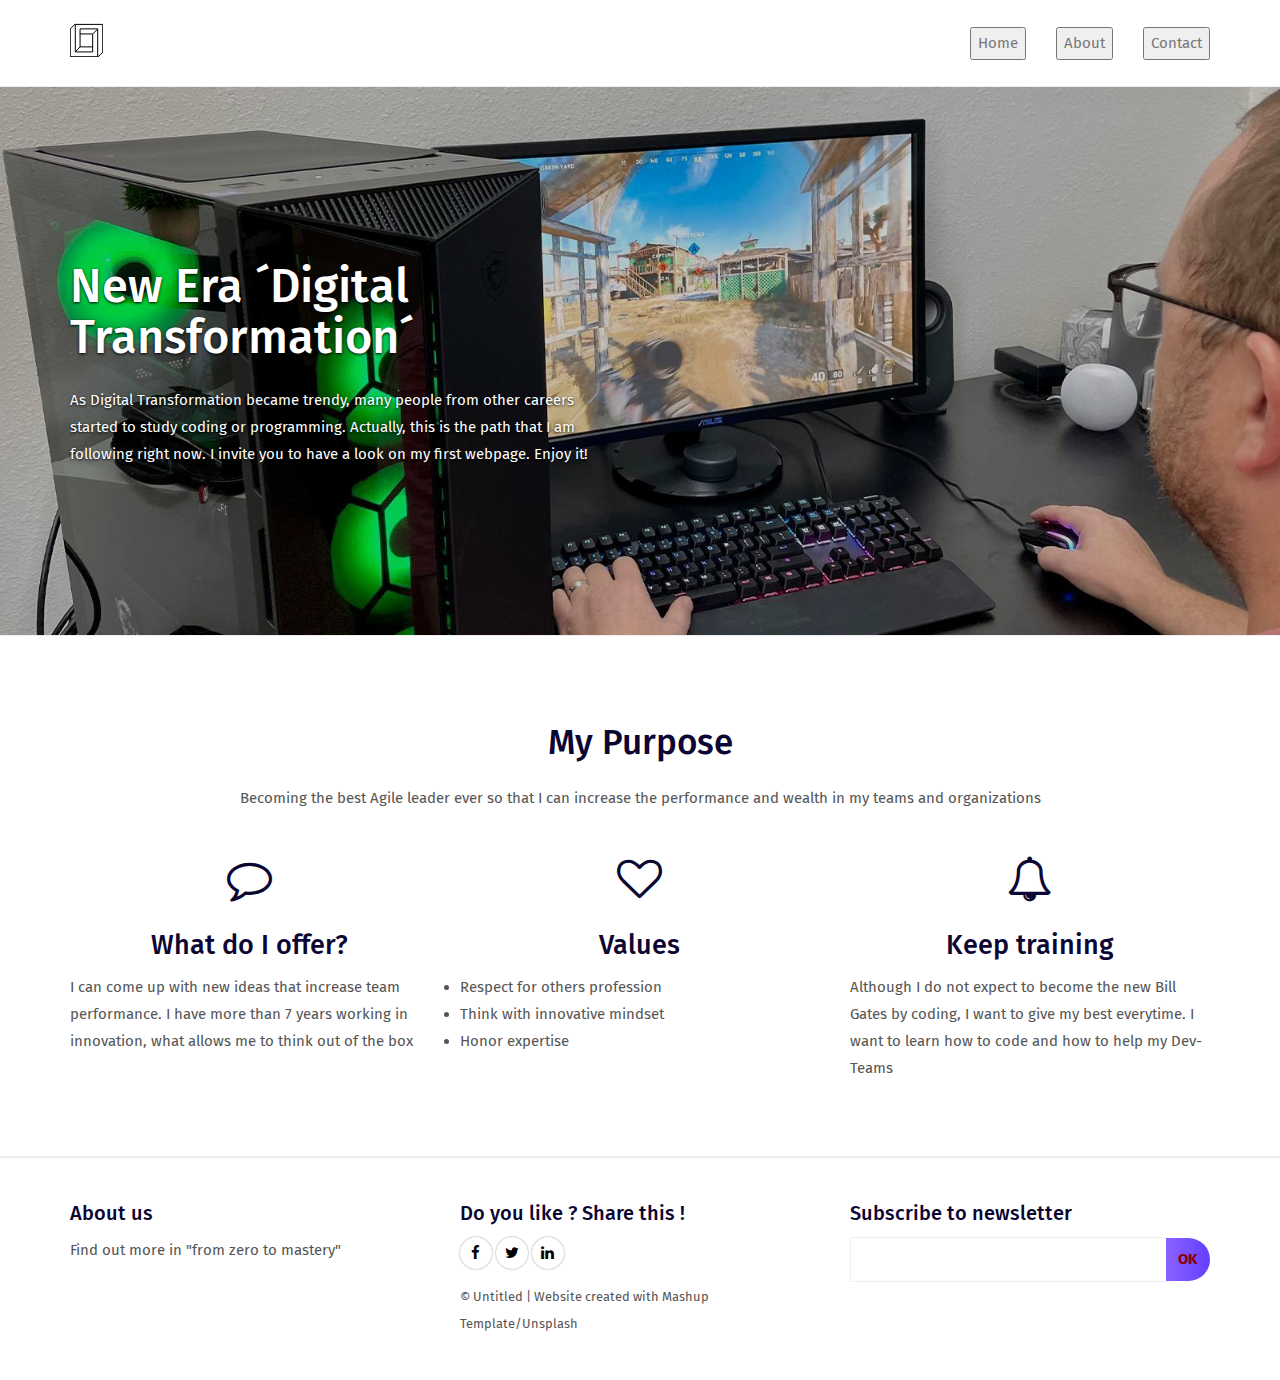
<file: index.html>
<!DOCTYPE html>
<html lang="en">

<head>
  <meta charset="UTF-8">
  <meta content="IE=edge" http-equiv="X-UA-Compatible">
  <meta content="width=device-width,initial-scale=1" name="viewport">
  <meta content="description" name="description">
  <meta name="google" content="notranslate" />
  <meta content="Mashup templates have been developped by Orson.io team" name="author">

  <!-- Disable tap highlight on IE -->
  <meta name="msapplication-tap-highlight" content="no">
  
  <link href="./assets/apple-touch-icon.png" rel="apple-touch-icon">
  <link href="./assets/favicon.ico" rel="icon">

 

  <title>Digital Transformation</title>  

<link href="./main.a3f694c0.css" rel="stylesheet"></head>

<body>

 <!-- Add your content of header -->
<header>
  <nav class="navbar  navbar-fixed-top navbar-default">
    <div class="container">
      <div class="navbar-header">
        <button type="button" class="navbar-toggle uarr collapsed" data-toggle="collapse" data-target="#navbar-collapse-uarr">
          <span class="sr-only">Toggle navigation</span>
          <span class="icon-bar"></span>
          <span class="icon-bar"></span>
          <span class="icon-bar"></span>
        </button>
        <a class="navbar-brand" href="./index.html" title="">
          <img src="./assets/images/mashuptemplate.svg" class="navbar-logo-img" alt="">
        </a>
      </div>

      <div class="collapse navbar-collapse" id="navbar-collapse-uarr">
        <ul class="nav navbar-nav navbar-right">
          <li><a href="./index.html" title="" class="active"><button>Home</button></a></li>
          <li><a href="./about.html" title=""><button>About</button></a></li>
          <li><a href="./contact.html" title=""><button>Contact</button></a>
          </li>
          
        </ul>
      </div>
    </div>
  </nav>
</header>



<div class="white-text-container background-image-container" style="background-image: url('./assets/images/gaming.jpg')">
    <div class="opacity"></div>
    <div class="container">
        <div class="row">
           
            <div class="col-md-6">
                <h1>New Era ´Digital Transformation´</h1>
                <p>As Digital Transformation became trendy, many people from other careers started to study coding or programming. Actually, this is the path that I am following right now. I invite you to have a look on my first webpage. Enjoy it! </p>
            </div>

        </div>
    </div>
</div>

<div class="section-container border-section-container">
    <div class="container">
            <div class="row">
                <div class="col-md-12 section-container-spacer">
                    <div class="text-center">
                        <h2>My Purpose</h2>
                        <p> Becoming the best Agile leader ever so that I can increase the performance and wealth in my teams and organizations
                        </p>
                    </div>
                </div>

                <div class="col-md-4">
                    <div class="fa-container">
                        <i class="fa fa-comment-o fa-3x" aria-hidden="true"></i>
                    </div>
                    <div class="text-center">
                        <h3>What do I offer?</h3>
                    </div>
                    <div>
                        <p>I can come up with new ideas that increase team performance. I have more than 7 years working in innovation, what allows me to think out of the box</p>
                    </div>
                </div>
                <div class="col-md-4">
                    <div class="fa-container">
                        <i class="fa fa-heart-o fa-3x" aria-hidden="true"></i>
                    </div>
                    <div class="text-center">
                        <h3>Values</h3>
                    </div>
                    <div>
                        <p>
                            <li>Respect for others profession</li>
                            <li>Think with innovative mindset</li>
                            <li>Honor expertise</li>
                        </p>
                    </div>
                </div>
                <div class="col-md-4">
                    <div class="fa-container">
                        <i class="fa fa-bell-o fa-3x" aria-hidden="true"></i>
                    </div>
                    <div class="text-center">
                        <h3>Keep training</h3>
                    </div>
                    <div>
                        <p>Although I do not expect to become the new Bill Gates by coding, I want to give my best everytime. I want to learn how to code and how to help my Dev-Teams
                        </p>
                    </div>
                </div>

            </div>
    </div>
</div>

<footer>
    <div class="section-container footer-container">
        <div class="container">
            <div class="row">
                    <div class="col-md-4">
                        <h4>About us</h4>
                        <p>Find out more in "from zero to mastery"</p>
                    </div>

                    <div class="col-md-4">
                        <h4>Do you like ? Share this !</h4>
                        <p>
                            <a href="https://facebook.com/" class="social-round-icon white-round-icon fa-icon" title="">
                            <i class="fa fa-facebook" aria-hidden="true"></i>
                          </a>
                          <a href="https://twitter.com/" class="social-round-icon white-round-icon fa-icon" title="">
                            <i class="fa fa-twitter" aria-hidden="true"></i>
                          </a>
                          <a href="https://www.linkedin.com/" class="social-round-icon white-round-icon fa-icon" title="">
                            <i class="fa fa-linkedin" aria-hidden="true"></i>
                          </a>
                        </p>
                        <p><small>© Untitled | Website created with <a href="http://www.mashup-template.com/" class="link-like-text" title="Create website with free html template">Mashup Template</a>/<a href="http://www.unsplash.com/" class="link-like-text" title="Beautiful Free Images">Unsplash</a></small></p>    
                    </div>

                    <div class="col-md-4">
                        <h4>Subscribe to newsletter</h4>
                        
                        <div class="form-group">
                            <div class="input-group">
                                <input type="text" class="form-control footer-input-text">
                                <div class="input-group-btn">
                                    <button type="button" class="btn btn-primary btn-newsletter ">OK</button>
                                </div>
                            </div>
                        </div>


                    </div>
            </div>
        </div>
    </div>
</footer>

<script>
  document.addEventListener("DOMContentLoaded", function (event) {
    navActivePage();
  });
</script>

<!-- Google Analytics: change UA-XXXXX-X to be your site's ID 

<script>
  (function (i, s, o, g, r, a, m) {
    i['GoogleAnalyticsObject'] = r; i[r] = i[r] || function () {
      (i[r].q = i[r].q || []).push(arguments)
    }, i[r].l = 1 * new Date(); a = s.createElement(o),
      m = s.getElementsByTagName(o)[0]; a.async = 1; a.src = g; m.parentNode.insertBefore(a, m)
  })(window, document, 'script', '//www.google-analytics.com/analytics.js', 'ga');
  ga('create', 'UA-XXXXX-X', 'auto');
  ga('send', 'pageview');
</script>

-->

<script type="text/javascript" src="./main.41beeca9.js"></script></body>

</html>
</file>
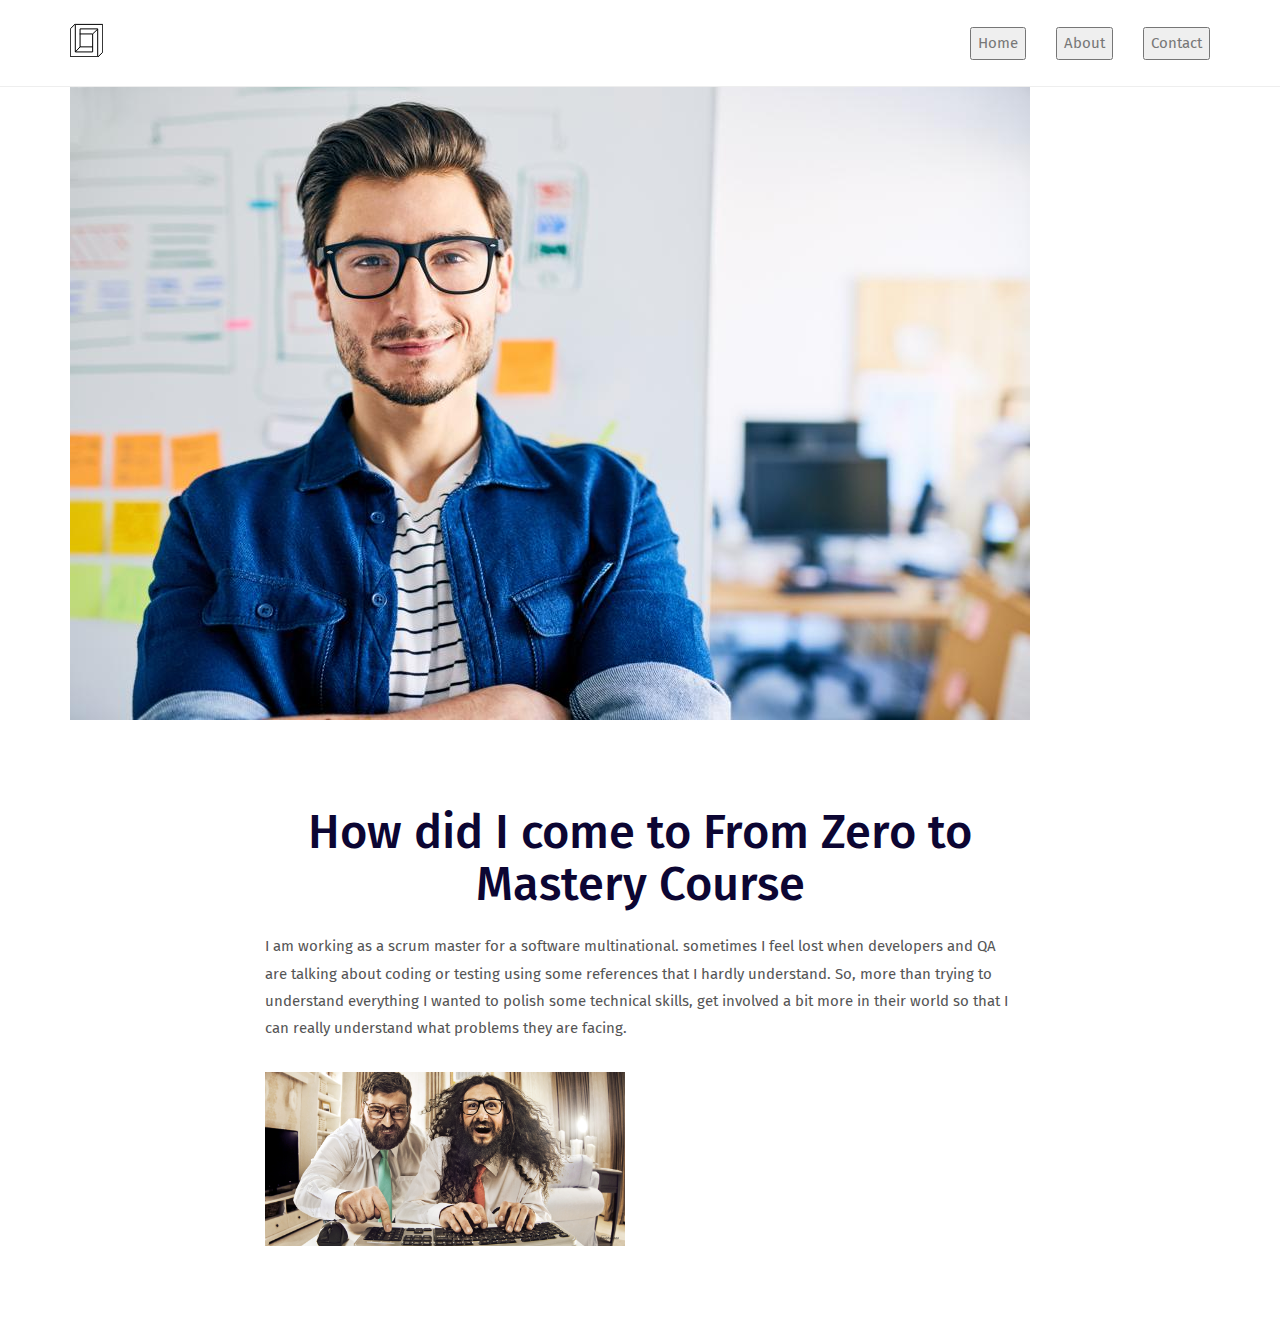
<file: about.html>
<!DOCTYPE html>
<html lang="en">

<head>
  <meta charset="UTF-8">
  <meta content="IE=edge" http-equiv="X-UA-Compatible">
  <meta content="width=device-width,initial-scale=1" name="viewport">
  <meta content="description" name="description">
  <meta name="google" content="notranslate" />
  <meta content="Mashup templates have been developped by Orson.io team" name="author">

  <!-- Disable tap highlight on IE -->
  <meta name="msapplication-tap-highlight" content="no">
  
  <link href="./assets/apple-touch-icon.png" rel="apple-touch-icon">
  <link href="./assets/favicon.ico" rel="icon">

 

  <title>Digital Transformation</title>  

<link href="./main.a3f694c0.css" rel="stylesheet"></head>

<body>

 <!-- Add your content of header -->
<header>
  <nav class="navbar  navbar-fixed-top navbar-default">
    <div class="container">
      <div class="navbar-header">
        <button type="button" class="navbar-toggle uarr collapsed" data-toggle="collapse" data-target="#navbar-collapse-uarr">
          <span class="sr-only">Toggle navigation</span>
          <span class="icon-bar"></span>
          <span class="icon-bar"></span>
          <span class="icon-bar"></span>
        </button>
        <a class="navbar-brand" href="./index.html" title="">
          <img src="./assets/images/mashuptemplate.svg" class="navbar-logo-img" alt="">
        </a>
      </div>

      <div class="collapse navbar-collapse" id="navbar-collapse-uarr">
        <ul class="nav navbar-nav navbar-right">
          <li><a href="./index.html" title="" class="active"><button>Home</button></a></li>
          <li><a href="./about.html" title=""><button>About</button></a></li>
          <li><a href="./contact.html" title=""><button>Contact</button></a></li>
          </li>
          
        </ul>
      </div>
    </div>
  </nav>
</header>




<div class="">
    <div class="container">
        <div class="row">

            <div class="col-xs-12">
               <img class="img-responsive" src="./assets/images/geek1.jpg">
            </div>
        </div>
    </div>
</div>

<div class="section-container">
    <div class="container">
        <div class="row">
               <div class="col-xs-12 col-md-8 col-md-offset-2">
                    <div class="text-center">
                    <h1> How did I come to From Zero to Mastery Course</h1>
                     </div>   
                        <p class="section-container-spacer">I am working as a scrum master for a software multinational. sometimes I feel lost when developers and QA are talking about coding or testing using some references that I hardly understand. So, more than trying to understand everything I wanted to polish some technical skills, get involved a bit more in their world so that I can really understand what problems they are facing.
                    </p>

                    <div class="row section-container-spacer">
                        <div class="col-md-6">
                            <img class="img-responsive" src="./assets/images/Geek.png">
                        </div>
                    </div>

               </div>
               
               </div>
            </div>




        </div>

    </div>



</div>

<script>
  document.addEventListener("DOMContentLoaded", function (event) {
    navActivePage();
  });
</script>

<!-- Google Analytics: change UA-XXXXX-X to be your site's ID 

<script>
  (function (i, s, o, g, r, a, m) {
    i['GoogleAnalyticsObject'] = r; i[r] = i[r] || function () {
      (i[r].q = i[r].q || []).push(arguments)
    }, i[r].l = 1 * new Date(); a = s.createElement(o),
      m = s.getElementsByTagName(o)[0]; a.async = 1; a.src = g; m.parentNode.insertBefore(a, m)
  })(window, document, 'script', '//www.google-analytics.com/analytics.js', 'ga');
  ga('create', 'UA-XXXXX-X', 'auto');
  ga('send', 'pageview');
</script>

--> 
<script type="text/javascript" src="./main.41beeca9.js"></script></body>

</html>
</file>
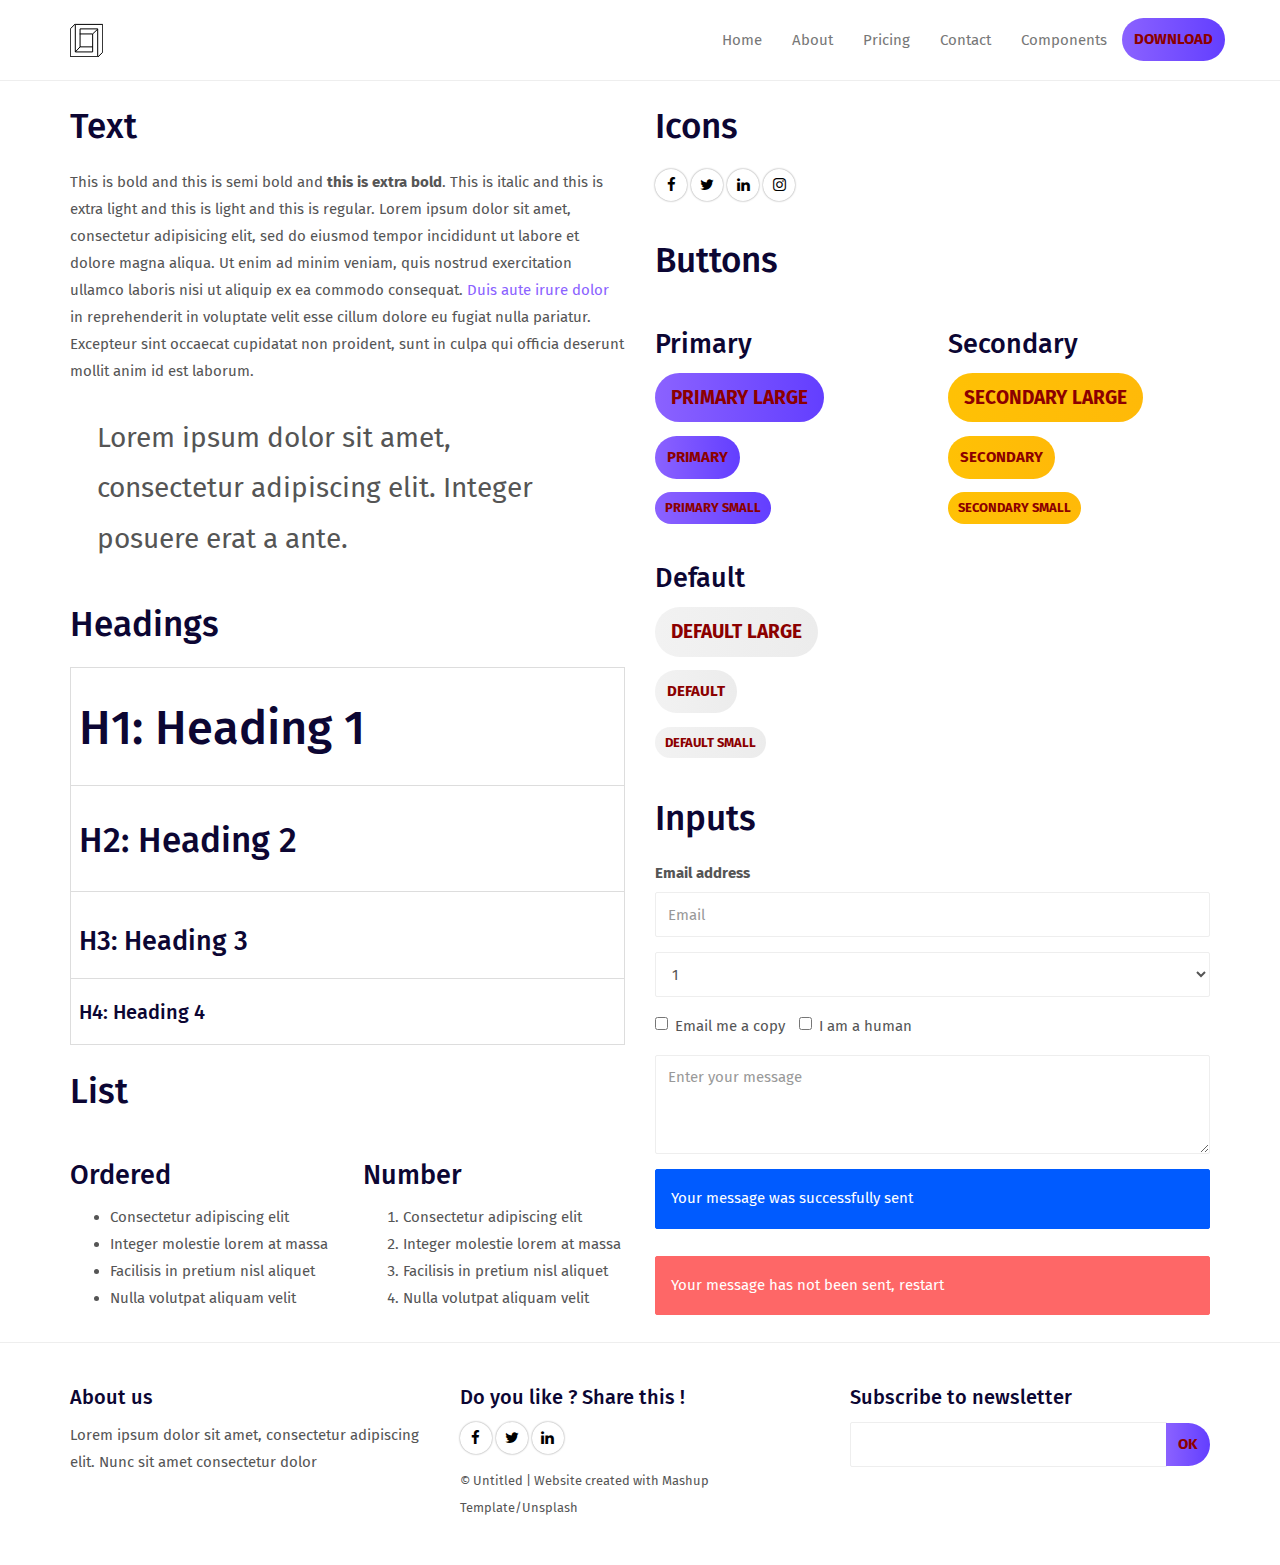
<file: components.html>
<!DOCTYPE html>
<html lang="en">

<head>
  <meta charset="UTF-8">
  <meta content="IE=edge" http-equiv="X-UA-Compatible">
  <meta content="width=device-width,initial-scale=1" name="viewport">
  <meta content="description" name="description">
  <meta name="google" content="notranslate" />
  <meta content="Mashup templates have been developped by Orson.io team" name="author">

  <!-- Disable tap highlight on IE -->
  <meta name="msapplication-tap-highlight" content="no">
  
  <link href="./assets/apple-touch-icon.png" rel="apple-touch-icon">
  <link href="./assets/favicon.ico" rel="icon">

 

  <title>Title page</title>  

<link href="./main.a3f694c0.css" rel="stylesheet"></head>

<body>

 <!-- Add your content of header -->
<header>
  <nav class="navbar  navbar-fixed-top navbar-default">
    <div class="container">
      <div class="navbar-header">
        <button type="button" class="navbar-toggle uarr collapsed" data-toggle="collapse" data-target="#navbar-collapse-uarr">
          <span class="sr-only">Toggle navigation</span>
          <span class="icon-bar"></span>
          <span class="icon-bar"></span>
          <span class="icon-bar"></span>
        </button>
        <a class="navbar-brand" href="./index.html" title="">
          <img src="./assets/images/mashuptemplate.svg" class="navbar-logo-img" alt="">
        </a>
      </div>

      <div class="collapse navbar-collapse" id="navbar-collapse-uarr">
        <ul class="nav navbar-nav navbar-right">
          <li><a href="./index.html" title="" class="active">Home</a></li>
          <li><a href="./about.html" title=""> About</a></li>
          <li><a href="./pricing.html" title=""> Pricing </a></li>
          <li><a href="./contact.html" title="">Contact</a></li>
          <li><a href="./components.html" title="">Components</a></li>
          <li>
            <p>
              <a href="./download.html" class="btn btn-primary navbar-btn" title="">Download</a>
            </p>
          </li>
          
        </ul>
      </div>
    </div>
  </nav>
</header>



<!-- Add your site or app content here -->
<div class="container">
    <div class="row">
      <div class="col-xs-12 col-md-6">

        <div class="template-example">
          <h2 class="template-title-example">Text</h2>
          <p>This is bold and this is semi bold and <b>this is extra bold</b>. This is italic and this is extra light and this is light
          and this is regular. Lorem ipsum dolor sit amet, consectetur adipisicing elit, sed do eiusmod
          tempor incididunt ut labore et dolore magna aliqua. Ut enim ad minim veniam,
          quis nostrud exercitation ullamco laboris nisi ut aliquip ex ea commodo
          consequat. <a href="">Duis aute irure dolor</a> in reprehenderit in voluptate velit esse
          cillum dolore eu fugiat nulla pariatur. Excepteur sint occaecat cupidatat non
          proident, sunt in culpa qui officia deserunt mollit anim id est laborum.

          <blockquote>
            <p>Lorem ipsum dolor sit amet, consectetur adipiscing elit. Integer posuere erat a ante.</p>
          </blockquote>
          
          </p>
        </div>

        <div class="template-example">
          <h2 class="template-title-example">Headings</h2>
          
          <table class="table table-bordered">
            <tr><td><h1>H1: Heading 1</h1></td></tr>
            <tr><td><h2>H2: Heading 2</h2></td></tr>
            <tr><td><h3>H3: Heading 3</h3></td></tr>
            <tr><td><h4>H4: Heading 4</h4></td></tr>
          </table>
          
        </div>

        
        <div class="template-example">
          <h2 class="template-title-example">List</h2>
          <div class="row">
            <div class="col-md-6">
              <h3 class="template-title-example">Ordered</h3>
              <ul>
                <li>Consectetur adipiscing elit</li>
                <li>Integer molestie lorem at massa</li>
                <li>Facilisis in pretium nisl aliquet</li>
                <li>Nulla volutpat aliquam velit</li>
              </ul>
            </div>
            <div class="col-md-6">
              <h3 class="template-title-example">Number</h3>
              <ol>
                <li>Consectetur adipiscing elit</li>
                <li>Integer molestie lorem at massa</li>
                <li>Facilisis in pretium nisl aliquet</li>
                <li>Nulla volutpat aliquam velit</li>
              </ol>
            </div>
          </div>
        </div>
        

        
      </div>

      <div class="col-xs-12 col-md-6">
        <div class="template-example">
          
          <div class="row">
            
            <div class="col-md-6">
                <h2 class="template-title-example">Icons</h2>
                <p>
                    <span class="fa-icon">
                      <i class="fa fa-facebook"></i>
                    </span>
                  
                    <span class="fa-icon">
                      <i class="fa fa-twitter"></i>
                    </span>
                  
                    <span class="fa-icon">
                      <i class="fa fa-linkedin"></i>
                    </span>
                 
                    <span class="fa-icon">
                      <i class="fa fa-instagram"></i>
                    </span>
                  
                </p>
            </div>

          </div>


          


        </div>

        <div class="template-example">
          <h2 class="template-title-example">Buttons</h2>
          <div class="row">
            <div class="col-md-6">
              <h3 class="template-title-example">Primary</h2>
              <div class="row">
                  <div class="col-md-6">
                  <p><a href="" class="btn btn-primary btn-lg">Primary Large</a></p>
                  <p><a href="" class="btn btn-primary">Primary </a></p>
                  <p><a href="" class="btn btn-primary btn-sm">Primary Small</a></p>
                </div>
              </div>

              <h3 class="template-title-example">Default</h2>
              <div class="row">
                  <div class="col-md-6">
                  <p><a href="" class="btn btn-default btn-lg">Default Large</a></p>
                  <p><a href="" class="btn btn-default">Default </a></p>
                  <p><a href="" class="btn btn-default btn-sm">Default Small</a></p>
                </div>
              </div>

            </div>

            <div class="col-md-6">
              <h3 class="template-title-example">Secondary</h2>
              <div class="row">
                  <div class="col-md-6">
                  <p><a href="" class="btn btn-info btn-lg">Secondary Large</a></p>
                  <p><a href="" class="btn btn-info">Secondary </a></p>
                  <p><a href="" class="btn btn-info btn-sm">Secondary Small</a></p>
                </div>
              </div>
            </div>
          </div>
        </div>
        
        <div class="template-example">
          <h2 class="template-title-example">Inputs</h2>

            <div class="form-group">
              <label for="exampleInputEmail1">Email address</label>
              <input type="email" class="form-control" id="exampleInputEmail1" placeholder="Email">
            </div>

            <div class="form-group">
              <select class="form-control">
                <option>1</option>
                <option>2</option>
                <option>3</option>
                <option>4</option>
                <option>5</option>
              </select>
            </div>

            <div class="form-group">
              <label class="checkbox-inline">
                <input 
                type="checkbox" id="inlineCheckbox1" value="option1"> Email me a copy
              </label>
              <label class="checkbox-inline">
                <input type="checkbox" id="inlineCheckbox2" value="option2"> I am a human
              </label>
            </div>

            <div class="form-group">
              <textarea class="form-control" rows="3" placeholder="Enter your message"></textarea>
            </div>
            
            <div class="alert alert-success" role="alert">Your message was successfully sent</div>
            <div class="alert alert-danger" role="alert">Your message has not been sent, restart</div>
        </div>




      </div>
    </div>
</div>
<footer>
    <div class="section-container footer-container">
        <div class="container">
            <div class="row">
                    <div class="col-md-4">
                        <h4>About us</h4>
                        <p>Lorem ipsum dolor sit amet, consectetur adipiscing elit. Nunc sit amet consectetur dolor</p>
                    </div>

                    <div class="col-md-4">
                        <h4>Do you like ? Share this !</h4>
                        <p>
                            <a href="https://facebook.com/" class="social-round-icon white-round-icon fa-icon" title="">
                            <i class="fa fa-facebook" aria-hidden="true"></i>
                          </a>
                          <a href="https://twitter.com/" class="social-round-icon white-round-icon fa-icon" title="">
                            <i class="fa fa-twitter" aria-hidden="true"></i>
                          </a>
                          <a href="https://www.linkedin.com/" class="social-round-icon white-round-icon fa-icon" title="">
                            <i class="fa fa-linkedin" aria-hidden="true"></i>
                          </a>
                        </p>
                        <p><small>© Untitled | Website created with <a href="http://www.mashup-template.com/" class="link-like-text" title="Create website with free html template">Mashup Template</a>/<a href="http://www.unsplash.com/" class="link-like-text" title="Beautiful Free Images">Unsplash</a></small></p>    
                    </div>

                    <div class="col-md-4">
                        <h4>Subscribe to newsletter</h4>
                        
                        <div class="form-group">
                            <div class="input-group">
                                <input type="text" class="form-control footer-input-text">
                                <div class="input-group-btn">
                                    <button type="button" class="btn btn-primary btn-newsletter ">OK</button>
                                </div>
                            </div>
                        </div>


                    </div>
            </div>
        </div>
    </div>
</footer>

<script>
  document.addEventListener("DOMContentLoaded", function (event) {
    navActivePage();
  });
</script>

<!-- Google Analytics: change UA-XXXXX-X to be your site's ID 

<script>
  (function (i, s, o, g, r, a, m) {
    i['GoogleAnalyticsObject'] = r; i[r] = i[r] || function () {
      (i[r].q = i[r].q || []).push(arguments)
    }, i[r].l = 1 * new Date(); a = s.createElement(o),
      m = s.getElementsByTagName(o)[0]; a.async = 1; a.src = g; m.parentNode.insertBefore(a, m)
  })(window, document, 'script', '//www.google-analytics.com/analytics.js', 'ga');
  ga('create', 'UA-XXXXX-X', 'auto');
  ga('send', 'pageview');
</script>

--> 
<script type="text/javascript" src="./main.41beeca9.js"></script></body>

</html>
</file>
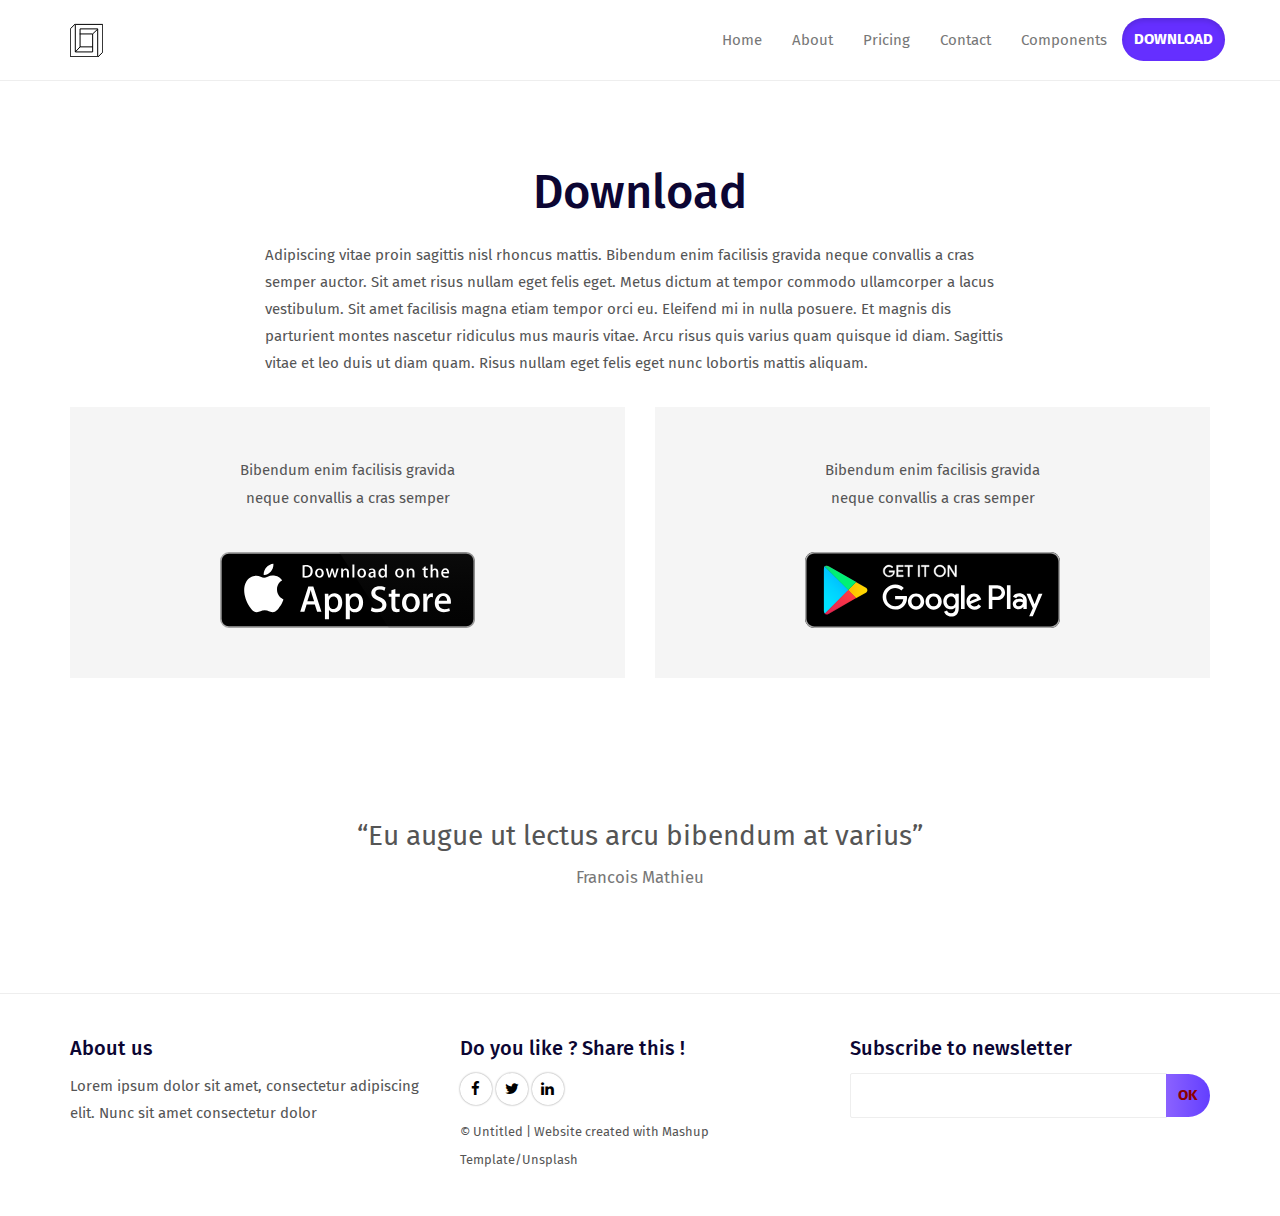
<file: download.html>
<!DOCTYPE html>
<html lang="en">

<head>
  <meta charset="UTF-8">
  <meta content="IE=edge" http-equiv="X-UA-Compatible">
  <meta content="width=device-width,initial-scale=1" name="viewport">
  <meta content="description" name="description">
  <meta name="google" content="notranslate" />
  <meta content="Mashup templates have been developped by Orson.io team" name="author">

  <!-- Disable tap highlight on IE -->
  <meta name="msapplication-tap-highlight" content="no">
  
  <link href="./assets/apple-touch-icon.png" rel="apple-touch-icon">
  <link href="./assets/favicon.ico" rel="icon">

 

  <title>Title page</title>  

<link href="./main.a3f694c0.css" rel="stylesheet"></head>

<body>

 <!-- Add your content of header -->
<header>
  <nav class="navbar  navbar-fixed-top navbar-default">
    <div class="container">
      <div class="navbar-header">
        <button type="button" class="navbar-toggle uarr collapsed" data-toggle="collapse" data-target="#navbar-collapse-uarr">
          <span class="sr-only">Toggle navigation</span>
          <span class="icon-bar"></span>
          <span class="icon-bar"></span>
          <span class="icon-bar"></span>
        </button>
        <a class="navbar-brand" href="./index.html" title="">
          <img src="./assets/images/mashuptemplate.svg" class="navbar-logo-img" alt="">
        </a>
      </div>

      <div class="collapse navbar-collapse" id="navbar-collapse-uarr">
        <ul class="nav navbar-nav navbar-right">
          <li><a href="./index.html" title="" class="active">Home</a></li>
          <li><a href="./about.html" title=""> About</a></li>
          <li><a href="./pricing.html" title=""> Pricing </a></li>
          <li><a href="./contact.html" title="">Contact</a></li>
          <li><a href="./components.html" title="">Components</a></li>
          <li>
            <p>
              <a href="./download.html" class="btn btn-primary navbar-btn" title="">Download</a>
            </p>
          </li>
          
        </ul>
      </div>
    </div>
  </nav>
</header>




<div class="section-container">
    <div class="container">
    
        <div class="row">
            <div class="col-xs-12 col-md-8 col-md-offset-2">
                <div class="section-container-spacer">
                    <div class="text-center">
                        <h1>Download</h1>
                    </div>
                    <p>Adipiscing vitae proin sagittis nisl rhoncus mattis. Bibendum enim facilisis gravida neque convallis
                        a cras semper auctor. Sit amet risus nullam eget felis eget. Metus dictum at tempor commodo ullamcorper
                        a lacus vestibulum. Sit amet facilisis magna etiam tempor orci eu. Eleifend mi in nulla posuere.
                        Et magnis dis parturient montes nascetur ridiculus mus mauris vitae. Arcu risus quis varius quam
                        quisque id diam. Sagittis vitae et leo duis ut diam quam. Risus nullam eget felis eget nunc lobortis
                        mattis aliquam.
                    </p>
                </div>
            </div>
        </div>

        <div class="row">
            <div class="col-md-6 ">
                <div class="download-card ">
                    <p>Bibendum enim facilisis gravida <br>neque convallis a cras semper </p>
                    <br>
                    <a href="https://itunes.apple.com/fr/genre/mac/" title=""> <img src="./assets/images/app-store-apple.svg" class="img-responsive" alt=""></a>
                </div>
            </div>
            <div class="col-md-6 ">
                <div class="download-card">
                    <p>Bibendum enim facilisis gravida <br>neque convallis a cras semper </p>
                    <br>
                    <a href="https://play.google.com/store/apps" title=""> <img src="./assets/images/google-play.svg" class="img-responsive" alt=""></a>
                </div>
                    
            </div>
        </div>
    </div>
</div>           


<div class="section-container">
    <div class="container">
        <div class="row">
            <div class="col-xs-12">

                <div class="text-center">
                    <blockquote>
                        <p>“Eu augue ut lectus arcu bibendum at varius”
                            <small class="">Francois Mathieu</small>
                        </p>
                    </blockquote>
                </div>

                

</div>
        </div>
    </div>
</div>





<footer>
    <div class="section-container footer-container">
        <div class="container">
            <div class="row">
                    <div class="col-md-4">
                        <h4>About us</h4>
                        <p>Lorem ipsum dolor sit amet, consectetur adipiscing elit. Nunc sit amet consectetur dolor</p>
                    </div>

                    <div class="col-md-4">
                        <h4>Do you like ? Share this !</h4>
                        <p>
                            <a href="https://facebook.com/" class="social-round-icon white-round-icon fa-icon" title="">
                            <i class="fa fa-facebook" aria-hidden="true"></i>
                          </a>
                          <a href="https://twitter.com/" class="social-round-icon white-round-icon fa-icon" title="">
                            <i class="fa fa-twitter" aria-hidden="true"></i>
                          </a>
                          <a href="https://www.linkedin.com/" class="social-round-icon white-round-icon fa-icon" title="">
                            <i class="fa fa-linkedin" aria-hidden="true"></i>
                          </a>
                        </p>
                        <p><small>© Untitled | Website created with <a href="http://www.mashup-template.com/" class="link-like-text" title="Create website with free html template">Mashup Template</a>/<a href="http://www.unsplash.com/" class="link-like-text" title="Beautiful Free Images">Unsplash</a></small></p>    
                    </div>

                    <div class="col-md-4">
                        <h4>Subscribe to newsletter</h4>
                        
                        <div class="form-group">
                            <div class="input-group">
                                <input type="text" class="form-control footer-input-text">
                                <div class="input-group-btn">
                                    <button type="button" class="btn btn-primary btn-newsletter ">OK</button>
                                </div>
                            </div>
                        </div>


                    </div>
            </div>
        </div>
    </div>
</footer>

<script>
  document.addEventListener("DOMContentLoaded", function (event) {
    navActivePage();
  });
</script>

<!-- Google Analytics: change UA-XXXXX-X to be your site's ID 

<script>
  (function (i, s, o, g, r, a, m) {
    i['GoogleAnalyticsObject'] = r; i[r] = i[r] || function () {
      (i[r].q = i[r].q || []).push(arguments)
    }, i[r].l = 1 * new Date(); a = s.createElement(o),
      m = s.getElementsByTagName(o)[0]; a.async = 1; a.src = g; m.parentNode.insertBefore(a, m)
  })(window, document, 'script', '//www.google-analytics.com/analytics.js', 'ga');
  ga('create', 'UA-XXXXX-X', 'auto');
  ga('send', 'pageview');
</script>

--> 
<script type="text/javascript" src="./main.41beeca9.js"></script></body>

</html>
</file>
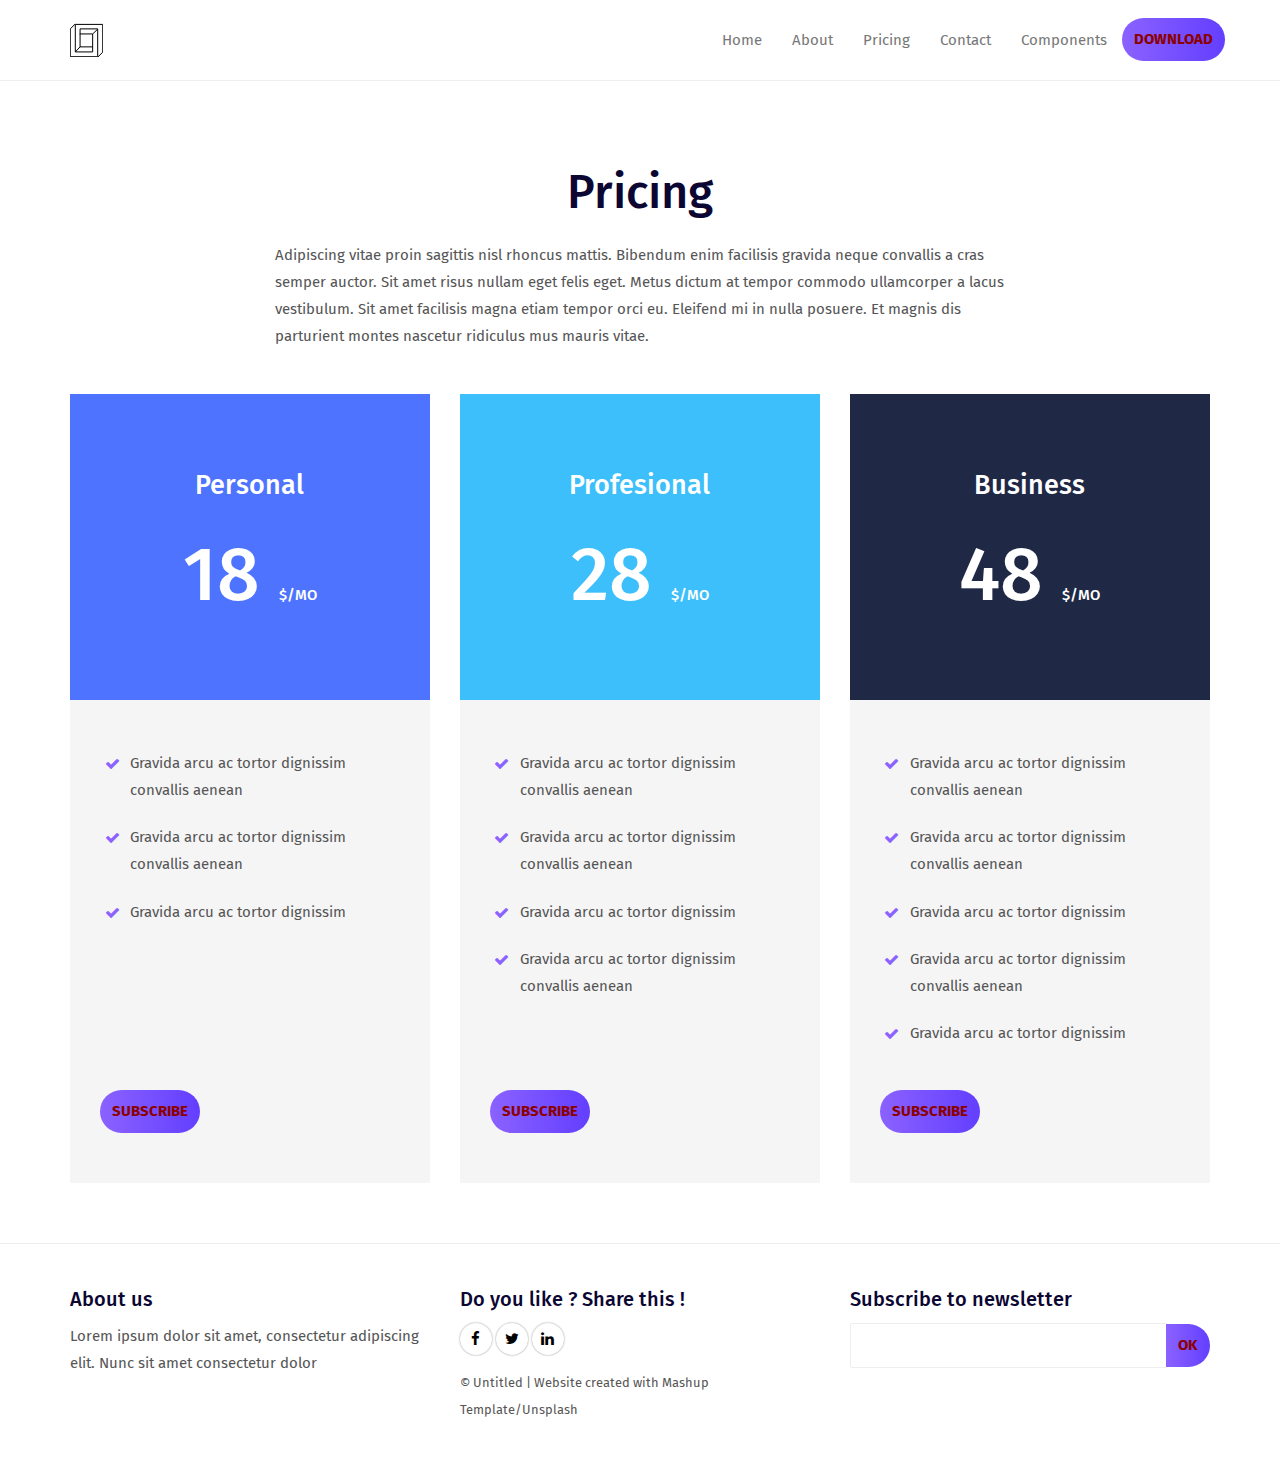
<file: pricing.html>
<!DOCTYPE html>
<html lang="en">

<head>
  <meta charset="UTF-8">
  <meta content="IE=edge" http-equiv="X-UA-Compatible">
  <meta content="width=device-width,initial-scale=1" name="viewport">
  <meta content="description" name="description">
  <meta name="google" content="notranslate" />
  <meta content="Mashup templates have been developped by Orson.io team" name="author">

  <!-- Disable tap highlight on IE -->
  <meta name="msapplication-tap-highlight" content="no">
  
  <link href="./assets/apple-touch-icon.png" rel="apple-touch-icon">
  <link href="./assets/favicon.ico" rel="icon">

 

  <title>Title page</title>  

<link href="./main.a3f694c0.css" rel="stylesheet"></head>

<body>

 <!-- Add your content of header -->
<header>
  <nav class="navbar  navbar-fixed-top navbar-default">
    <div class="container">
      <div class="navbar-header">
        <button type="button" class="navbar-toggle uarr collapsed" data-toggle="collapse" data-target="#navbar-collapse-uarr">
          <span class="sr-only">Toggle navigation</span>
          <span class="icon-bar"></span>
          <span class="icon-bar"></span>
          <span class="icon-bar"></span>
        </button>
        <a class="navbar-brand" href="./index.html" title="">
          <img src="./assets/images/mashuptemplate.svg" class="navbar-logo-img" alt="">
        </a>
      </div>

      <div class="collapse navbar-collapse" id="navbar-collapse-uarr">
        <ul class="nav navbar-nav navbar-right">
          <li><a href="./index.html" title="" class="active">Home</a></li>
          <li><a href="./about.html" title=""> About</a></li>
          <li><a href="./pricing.html" title=""> Pricing </a></li>
          <li><a href="./contact.html" title="">Contact</a></li>
          <li><a href="./components.html" title="">Components</a></li>
          <li>
            <p>
              <a href="./download.html" class="btn btn-primary navbar-btn" title="">Download</a>
            </p>
          </li>
          
        </ul>
      </div>
    </div>
  </nav>
</header>




<div class="section-container">
    <div class="container">
        <div class="row section-container-spacer">
            <div class="col-xs-12">
                <div class="text-center">
                    <h1>Pricing</h1>
                </div>
                <div class="col-md-8 col-md-offset-2">
                    <p>Adipiscing vitae proin sagittis nisl rhoncus mattis. Bibendum enim facilisis gravida neque convallis
                        a cras semper auctor. Sit amet risus nullam eget felis eget. Metus dictum at tempor commodo ullamcorper
                        a lacus vestibulum. Sit amet facilisis magna etiam tempor orci eu. Eleifend mi in nulla posuere.
                        Et magnis dis parturient montes nascetur ridiculus mus mauris vitae. 
                    </p>
                </div>
            </div>
        </div>

        <div class="row">
            <div class="col-md-4">
                <div class="pricing-card pricing-primary">
                    <h3>Personal</h3>
                    <h6 class="price">18 <span>$/MO</span></h6>
                </div>
                <div class="pricing-features">
                    <ul class="features">
                        <li>Gravida arcu ac tortor dignissim convallis aenean</li>
                        <li>Gravida arcu ac tortor dignissim convallis aenean</li>
                        <li>Gravida arcu ac tortor dignissim</li>
                    </ul>

                    <a href="contact.html" class="btn btn-primary" title="">Subscribe</a>
                </div>

            </div>
            <div class="col-md-4">
                <div class="pricing-card pricing-info">
                    <h3>Profesional</h3>
                    <h6 class="price"> 28 <span>$/MO</span></h6>
                </div>
                <div class="pricing-features">
                    <ul class="features">
                        <li>Gravida arcu ac tortor dignissim convallis aenean</li>
                        <li>Gravida arcu ac tortor dignissim convallis aenean</li>
                        <li>Gravida arcu ac tortor dignissim</li>
                        <li>Gravida arcu ac tortor dignissim convallis aenean</li>
                    </ul>
                    
                    <a href="contact.html" class="btn btn-primary" title="">Subscribe</a>
                </div>
            </div>
            <div class="col-md-4">
                <div class="pricing-card pricing-secondary">
                    <h3>Business</h3>
                    <h6 class="price">48 <span>$/MO</span></h6>
                </div>
                <div class="pricing-features">
                    <ul class="features">
                        <li>Gravida arcu ac tortor dignissim convallis aenean</li>
                        <li>Gravida arcu ac tortor dignissim convallis aenean</li>
                        <li>Gravida arcu ac tortor dignissim</li>
                        <li>Gravida arcu ac tortor dignissim convallis aenean</li>
                        <li>Gravida arcu ac tortor dignissim</li>
                    </ul>
                    <a href="contact.html" class="btn btn-primary" title="">Subscribe</a>
                </div>
            </div>
        </div>

    </div>
</div>  


<footer>
    <div class="section-container footer-container">
        <div class="container">
            <div class="row">
                    <div class="col-md-4">
                        <h4>About us</h4>
                        <p>Lorem ipsum dolor sit amet, consectetur adipiscing elit. Nunc sit amet consectetur dolor</p>
                    </div>

                    <div class="col-md-4">
                        <h4>Do you like ? Share this !</h4>
                        <p>
                            <a href="https://facebook.com/" class="social-round-icon white-round-icon fa-icon" title="">
                            <i class="fa fa-facebook" aria-hidden="true"></i>
                          </a>
                          <a href="https://twitter.com/" class="social-round-icon white-round-icon fa-icon" title="">
                            <i class="fa fa-twitter" aria-hidden="true"></i>
                          </a>
                          <a href="https://www.linkedin.com/" class="social-round-icon white-round-icon fa-icon" title="">
                            <i class="fa fa-linkedin" aria-hidden="true"></i>
                          </a>
                        </p>
                        <p><small>© Untitled | Website created with <a href="http://www.mashup-template.com/" class="link-like-text" title="Create website with free html template">Mashup Template</a>/<a href="http://www.unsplash.com/" class="link-like-text" title="Beautiful Free Images">Unsplash</a></small></p>    
                    </div>

                    <div class="col-md-4">
                        <h4>Subscribe to newsletter</h4>
                        
                        <div class="form-group">
                            <div class="input-group">
                                <input type="text" class="form-control footer-input-text">
                                <div class="input-group-btn">
                                    <button type="button" class="btn btn-primary btn-newsletter ">OK</button>
                                </div>
                            </div>
                        </div>


                    </div>
            </div>
        </div>
    </div>
</footer>

<script>
  document.addEventListener("DOMContentLoaded", function (event) {
    navActivePage();
  });
</script>

<!-- Google Analytics: change UA-XXXXX-X to be your site's ID 

<script>
  (function (i, s, o, g, r, a, m) {
    i['GoogleAnalyticsObject'] = r; i[r] = i[r] || function () {
      (i[r].q = i[r].q || []).push(arguments)
    }, i[r].l = 1 * new Date(); a = s.createElement(o),
      m = s.getElementsByTagName(o)[0]; a.async = 1; a.src = g; m.parentNode.insertBefore(a, m)
  })(window, document, 'script', '//www.google-analytics.com/analytics.js', 'ga');
  ga('create', 'UA-XXXXX-X', 'auto');
  ga('send', 'pageview');
</script>

--> 
<script type="text/javascript" src="./main.41beeca9.js"></script></body>

</html>
</file>
<file: main.a3f694c0.css>
@import url(https://fonts.googleapis.com/css?family=La+Belle+Aurore|Fira+Sans:400,700);@import url(https://maxcdn.bootstrapcdn.com/font-awesome/4.7.0/css/font-awesome.min.css);/*!
 * Bootstrap v3.3.7 (http://getbootstrap.com)
 * Copyright 2011-2016 Twitter, Inc.
 * Licensed under MIT (https://github.com/twbs/bootstrap/blob/master/LICENSE)
 */
/*! normalize.css v3.0.3 | MIT License | github.com/necolas/normalize.css */html{font-family:sans-serif;-ms-text-size-adjust:100%;-webkit-text-size-adjust:100%}body{margin:0}article,aside,details,figcaption,figure,footer,header,hgroup,main,menu,nav,section,summary{display:block}audio,canvas,progress,video{display:inline-block;vertical-align:baseline}audio:not([controls]){display:none;height:0}[hidden],template{display:none}a{background-color:transparent}a:active,a:hover{outline:0}abbr[title]{border-bottom:1px dotted}b,strong{font-weight:700}dfn{font-style:italic}h1{font-size:2em;margin:.67em 0}mark{background:#ff0;color:#000}small{font-size:80%}sub,sup{font-size:75%;line-height:0;position:relative;vertical-align:baseline}sup{top:-.5em}sub{bottom:-.25em}img{border:0}svg:not(:root){overflow:hidden}figure{margin:1em 40px}hr{box-sizing:content-box;height:0}pre{overflow:auto}code,kbd,pre,samp{font-family:monospace,monospace;font-size:1em}button,input,optgroup,select,textarea{color:inherit;font:inherit;margin:0}button{overflow:visible}button,select{text-transform:none}button,html input[type=button],input[type=reset],input[type=submit]{-webkit-appearance:button;cursor:pointer}button[disabled],html input[disabled]{cursor:default}button::-moz-focus-inner,input::-moz-focus-inner{border:0;padding:0}input{line-height:normal}input[type=checkbox],input[type=radio]{box-sizing:border-box;padding:0}input[type=number]::-webkit-inner-spin-button,input[type=number]::-webkit-outer-spin-button{height:auto}input[type=search]{-webkit-appearance:textfield;box-sizing:content-box}input[type=search]::-webkit-search-cancel-button,input[type=search]::-webkit-search-decoration{-webkit-appearance:none}fieldset{border:1px solid silver;margin:0 2px;padding:.35em .625em .75em}textarea{overflow:auto}optgroup{font-weight:700}table{border-collapse:collapse;border-spacing:0}td,th{padding:0}

/*! Source: https://github.com/h5bp/html5-boilerplate/blob/master/src/css/main.css */@media print{*,:after,:before{background:transparent!important;color:#000!important;box-shadow:none!important;text-shadow:none!important}a,a:visited{text-decoration:underline}a[href]:after{content:" (" attr(href) ")"}abbr[title]:after{content:" (" attr(title) ")"}a[href^="#"]:after,a[href^="javascript:"]:after{content:""}blockquote,pre{border:1px solid #999;page-break-inside:avoid}thead{display:table-header-group}img,tr{page-break-inside:avoid}img{max-width:100%!important}h2,h3,p{orphans:3;widows:3}h2,h3{page-break-after:avoid}.navbar{display:none}.btn>.caret,.dropup>.btn>.caret{border-top-color:#000!important}.label{border:1px solid #000}.table{border-collapse:collapse!important}.table td,.table th{background-color:#fff!important}.table-bordered td,.table-bordered th{border:1px solid #ddd!important}}*,:after,:before{-webkit-box-sizing:border-box;-moz-box-sizing:border-box;box-sizing:border-box}html{font-size:10px;-webkit-tap-highlight-color:transparent}body{font-family:Fira Sans,Helvetica,Arial,sans-serif;font-size:15px;line-height:1.81;color:#555;background-color:#fff}button,input,select,textarea{font-family:inherit;font-size:inherit;line-height:inherit}a{color:#8b62ff;text-decoration:none}a:focus,a:hover{color:#5216ff;text-decoration:underline}a:focus{outline:5px auto -webkit-focus-ring-color;outline-offset:-2px}figure{margin:0}img{vertical-align:middle}.img-responsive{display:block;max-width:100%;height:auto}.img-rounded{border-radius:2px}.img-thumbnail{padding:4px;line-height:1.81;background-color:#fff;border:1px solid #ddd;border-radius:2px;-webkit-transition:all .2s ease-in-out;-o-transition:all .2s ease-in-out;transition:all .2s ease-in-out;display:inline-block;max-width:100%;height:auto}.img-circle{border-radius:50%}hr{margin-top:27px;margin-bottom:27px;border:0;border-top:1px solid #eee}.sr-only{position:absolute;width:1px;height:1px;margin:-1px;padding:0;overflow:hidden;clip:rect(0,0,0,0);border:0}.sr-only-focusable:active,.sr-only-focusable:focus{position:static;width:auto;height:auto;margin:0;overflow:visible;clip:auto}[role=button]{cursor:pointer}.h1,.h2,.h3,.h4,.h5,.h6,h1,h2,h3,h4,h5,h6{font-family:inherit;font-weight:500;line-height:1.1;color:#0c0633}.h1 .small,.h1 small,.h2 .small,.h2 small,.h3 .small,.h3 small,.h4 .small,.h4 small,.h5 .small,.h5 small,.h6 .small,.h6 small,h1 .small,h1 small,h2 .small,h2 small,h3 .small,h3 small,h4 .small,h4 small,h5 .small,h5 small,h6 .small,h6 small{font-weight:400;line-height:1;color:#777}.h1,.h2,.h3,h1,h2,h3{margin-top:27px;margin-bottom:13.5px}.h1 .small,.h1 small,.h2 .small,.h2 small,.h3 .small,.h3 small,h1 .small,h1 small,h2 .small,h2 small,h3 .small,h3 small{font-size:65%}.h4,.h5,.h6,h4,h5,h6{margin-top:13.5px;margin-bottom:13.5px}.h4 .small,.h4 small,.h5 .small,.h5 small,.h6 .small,.h6 small,h4 .small,h4 small,h5 .small,h5 small,h6 .small,h6 small{font-size:75%}.h1,h1{font-size:47px}.h2,h2{font-size:35px}.h3,h3{font-size:27px}.h4,h4{font-size:20px}.h5,h5{font-size:15px}.h6,h6{font-size:13px}p{margin:0 0 13.5px}.lead{margin-bottom:27px;font-size:17px;font-weight:300;line-height:1.4}@media (min-width:768px){.lead{font-size:22.5px}}.small,small{font-size:86%}.mark,mark{background-color:#fcf8e3;padding:.2em}.text-left{text-align:left}.text-right{text-align:right}.text-center{text-align:center}.text-justify{text-align:justify}.text-nowrap{white-space:nowrap}.text-lowercase{text-transform:lowercase}.initialism,.text-uppercase{text-transform:uppercase}.text-capitalize{text-transform:capitalize}.text-muted{color:#777}.text-primary{color:#8b62ff}a.text-primary:focus,a.text-primary:hover{color:#652fff}.text-success{color:#fff}a.text-success:focus,a.text-success:hover{color:#e6e6e6}.text-info{color:#31708f}a.text-info:focus,a.text-info:hover{color:#245269}.text-warning{color:#8a6d3b}a.text-warning:focus,a.text-warning:hover{color:#66512c}.text-danger{color:#fff}a.text-danger:focus,a.text-danger:hover{color:#e6e6e6}.bg-primary{color:#fff;background-color:#8b62ff}a.bg-primary:focus,a.bg-primary:hover{background-color:#652fff}.bg-success{background-color:#005bff}a.bg-success:focus,a.bg-success:hover{background-color:#0049cc}.bg-info{background-color:#d9edf7}a.bg-info:focus,a.bg-info:hover{background-color:#afd9ee}.bg-warning{background-color:#fcf8e3}a.bg-warning:focus,a.bg-warning:hover{background-color:#f7ecb5}.bg-danger{background-color:#fe6767}a.bg-danger:focus,a.bg-danger:hover{background-color:#fe3434}.page-header{padding-bottom:12.5px;margin:54px 0 27px;border-bottom:1px solid #eee}ol,ul{margin-top:0;margin-bottom:13.5px}ol ol,ol ul,ul ol,ul ul{margin-bottom:0}.list-inline,.list-unstyled{padding-left:0;list-style:none}.list-inline{margin-left:-5px}.list-inline>li{display:inline-block;padding-left:5px;padding-right:5px}dl{margin-top:0;margin-bottom:27px}dd,dt{line-height:1.81}dt{font-weight:700}dd{margin-left:0}.dl-horizontal dd:after,.dl-horizontal dd:before{content:" ";display:table}.dl-horizontal dd:after{clear:both}@media (min-width:768px){.dl-horizontal dt{float:left;width:160px;clear:left;text-align:right;overflow:hidden;text-overflow:ellipsis;white-space:nowrap}.dl-horizontal dd{margin-left:180px}}abbr[data-original-title],abbr[title]{cursor:help;border-bottom:1px dotted #777}.initialism{font-size:90%}blockquote{padding:13.5px 27px;margin:0 0 27px;font-size:18.75px;border-left:5px solid #eee}blockquote ol:last-child,blockquote p:last-child,blockquote ul:last-child{margin-bottom:0}blockquote .small,blockquote footer,blockquote small{display:block;font-size:80%;line-height:1.81;color:#777}blockquote .small:before,blockquote footer:before,blockquote small:before{content:"\2014   \A0"}.blockquote-reverse,blockquote.pull-right{padding-right:15px;padding-left:0;border-right:5px solid #eee;border-left:0;text-align:right}.blockquote-reverse .small:before,.blockquote-reverse footer:before,.blockquote-reverse small:before,blockquote.pull-right .small:before,blockquote.pull-right footer:before,blockquote.pull-right small:before{content:""}.blockquote-reverse .small:after,.blockquote-reverse footer:after,.blockquote-reverse small:after,blockquote.pull-right .small:after,blockquote.pull-right footer:after,blockquote.pull-right small:after{content:"\A0   \2014"}address{margin-bottom:27px;font-style:normal;line-height:1.81}code,kbd,pre,samp{font-family:Menlo,Monaco,Consolas,Courier New,monospace}code{color:#c7254e;background-color:#f9f2f4}code,kbd{padding:2px 4px;font-size:90%;border-radius:2px}kbd{color:#fff;background-color:#333;box-shadow:inset 0 -1px 0 rgba(0,0,0,.25)}kbd kbd{padding:0;font-size:100%;font-weight:700;box-shadow:none}pre{display:block;padding:13px;margin:0 0 13.5px;font-size:14px;line-height:1.81;word-break:break-all;word-wrap:break-word;color:#333;background-color:#f5f5f5;border:1px solid #ccc;border-radius:2px}pre code{padding:0;font-size:inherit;color:inherit;white-space:pre-wrap;background-color:transparent;border-radius:0}.pre-scrollable{max-height:340px;overflow-y:scroll}.container{margin-right:auto;margin-left:auto;padding-left:15px;padding-right:15px}.container:after,.container:before{content:" ";display:table}.container:after{clear:both}@media (min-width:768px){.container{width:750px}}@media (min-width:992px){.container{width:970px}}@media (min-width:1200px){.container{width:1170px}}.container-fluid{margin-right:auto;margin-left:auto;padding-left:15px;padding-right:15px}.container-fluid:after,.container-fluid:before{content:" ";display:table}.container-fluid:after{clear:both}.row{margin-left:-15px;margin-right:-15px}.row:after,.row:before{content:" ";display:table}.row:after{clear:both}.col-lg-1,.col-lg-2,.col-lg-3,.col-lg-4,.col-lg-5,.col-lg-6,.col-lg-7,.col-lg-8,.col-lg-9,.col-lg-10,.col-lg-11,.col-lg-12,.col-md-1,.col-md-2,.col-md-3,.col-md-4,.col-md-5,.col-md-6,.col-md-7,.col-md-8,.col-md-9,.col-md-10,.col-md-11,.col-md-12,.col-sm-1,.col-sm-2,.col-sm-3,.col-sm-4,.col-sm-5,.col-sm-6,.col-sm-7,.col-sm-8,.col-sm-9,.col-sm-10,.col-sm-11,.col-sm-12,.col-xs-1,.col-xs-2,.col-xs-3,.col-xs-4,.col-xs-5,.col-xs-6,.col-xs-7,.col-xs-8,.col-xs-9,.col-xs-10,.col-xs-11,.col-xs-12{position:relative;min-height:1px;padding-left:15px;padding-right:15px}.col-xs-1,.col-xs-2,.col-xs-3,.col-xs-4,.col-xs-5,.col-xs-6,.col-xs-7,.col-xs-8,.col-xs-9,.col-xs-10,.col-xs-11,.col-xs-12{float:left}.col-xs-1{width:8.33333%}.col-xs-2{width:16.66667%}.col-xs-3{width:25%}.col-xs-4{width:33.33333%}.col-xs-5{width:41.66667%}.col-xs-6{width:50%}.col-xs-7{width:58.33333%}.col-xs-8{width:66.66667%}.col-xs-9{width:75%}.col-xs-10{width:83.33333%}.col-xs-11{width:91.66667%}.col-xs-12{width:100%}.col-xs-pull-0{right:auto}.col-xs-pull-1{right:8.33333%}.col-xs-pull-2{right:16.66667%}.col-xs-pull-3{right:25%}.col-xs-pull-4{right:33.33333%}.col-xs-pull-5{right:41.66667%}.col-xs-pull-6{right:50%}.col-xs-pull-7{right:58.33333%}.col-xs-pull-8{right:66.66667%}.col-xs-pull-9{right:75%}.col-xs-pull-10{right:83.33333%}.col-xs-pull-11{right:91.66667%}.col-xs-pull-12{right:100%}.col-xs-push-0{left:auto}.col-xs-push-1{left:8.33333%}.col-xs-push-2{left:16.66667%}.col-xs-push-3{left:25%}.col-xs-push-4{left:33.33333%}.col-xs-push-5{left:41.66667%}.col-xs-push-6{left:50%}.col-xs-push-7{left:58.33333%}.col-xs-push-8{left:66.66667%}.col-xs-push-9{left:75%}.col-xs-push-10{left:83.33333%}.col-xs-push-11{left:91.66667%}.col-xs-push-12{left:100%}.col-xs-offset-0{margin-left:0}.col-xs-offset-1{margin-left:8.33333%}.col-xs-offset-2{margin-left:16.66667%}.col-xs-offset-3{margin-left:25%}.col-xs-offset-4{margin-left:33.33333%}.col-xs-offset-5{margin-left:41.66667%}.col-xs-offset-6{margin-left:50%}.col-xs-offset-7{margin-left:58.33333%}.col-xs-offset-8{margin-left:66.66667%}.col-xs-offset-9{margin-left:75%}.col-xs-offset-10{margin-left:83.33333%}.col-xs-offset-11{margin-left:91.66667%}.col-xs-offset-12{margin-left:100%}@media (min-width:768px){.col-sm-1,.col-sm-2,.col-sm-3,.col-sm-4,.col-sm-5,.col-sm-6,.col-sm-7,.col-sm-8,.col-sm-9,.col-sm-10,.col-sm-11,.col-sm-12{float:left}.col-sm-1{width:8.33333%}.col-sm-2{width:16.66667%}.col-sm-3{width:25%}.col-sm-4{width:33.33333%}.col-sm-5{width:41.66667%}.col-sm-6{width:50%}.col-sm-7{width:58.33333%}.col-sm-8{width:66.66667%}.col-sm-9{width:75%}.col-sm-10{width:83.33333%}.col-sm-11{width:91.66667%}.col-sm-12{width:100%}.col-sm-pull-0{right:auto}.col-sm-pull-1{right:8.33333%}.col-sm-pull-2{right:16.66667%}.col-sm-pull-3{right:25%}.col-sm-pull-4{right:33.33333%}.col-sm-pull-5{right:41.66667%}.col-sm-pull-6{right:50%}.col-sm-pull-7{right:58.33333%}.col-sm-pull-8{right:66.66667%}.col-sm-pull-9{right:75%}.col-sm-pull-10{right:83.33333%}.col-sm-pull-11{right:91.66667%}.col-sm-pull-12{right:100%}.col-sm-push-0{left:auto}.col-sm-push-1{left:8.33333%}.col-sm-push-2{left:16.66667%}.col-sm-push-3{left:25%}.col-sm-push-4{left:33.33333%}.col-sm-push-5{left:41.66667%}.col-sm-push-6{left:50%}.col-sm-push-7{left:58.33333%}.col-sm-push-8{left:66.66667%}.col-sm-push-9{left:75%}.col-sm-push-10{left:83.33333%}.col-sm-push-11{left:91.66667%}.col-sm-push-12{left:100%}.col-sm-offset-0{margin-left:0}.col-sm-offset-1{margin-left:8.33333%}.col-sm-offset-2{margin-left:16.66667%}.col-sm-offset-3{margin-left:25%}.col-sm-offset-4{margin-left:33.33333%}.col-sm-offset-5{margin-left:41.66667%}.col-sm-offset-6{margin-left:50%}.col-sm-offset-7{margin-left:58.33333%}.col-sm-offset-8{margin-left:66.66667%}.col-sm-offset-9{margin-left:75%}.col-sm-offset-10{margin-left:83.33333%}.col-sm-offset-11{margin-left:91.66667%}.col-sm-offset-12{margin-left:100%}}@media (min-width:992px){.col-md-1,.col-md-2,.col-md-3,.col-md-4,.col-md-5,.col-md-6,.col-md-7,.col-md-8,.col-md-9,.col-md-10,.col-md-11,.col-md-12{float:left}.col-md-1{width:8.33333%}.col-md-2{width:16.66667%}.col-md-3{width:25%}.col-md-4{width:33.33333%}.col-md-5{width:41.66667%}.col-md-6{width:50%}.col-md-7{width:58.33333%}.col-md-8{width:66.66667%}.col-md-9{width:75%}.col-md-10{width:83.33333%}.col-md-11{width:91.66667%}.col-md-12{width:100%}.col-md-pull-0{right:auto}.col-md-pull-1{right:8.33333%}.col-md-pull-2{right:16.66667%}.col-md-pull-3{right:25%}.col-md-pull-4{right:33.33333%}.col-md-pull-5{right:41.66667%}.col-md-pull-6{right:50%}.col-md-pull-7{right:58.33333%}.col-md-pull-8{right:66.66667%}.col-md-pull-9{right:75%}.col-md-pull-10{right:83.33333%}.col-md-pull-11{right:91.66667%}.col-md-pull-12{right:100%}.col-md-push-0{left:auto}.col-md-push-1{left:8.33333%}.col-md-push-2{left:16.66667%}.col-md-push-3{left:25%}.col-md-push-4{left:33.33333%}.col-md-push-5{left:41.66667%}.col-md-push-6{left:50%}.col-md-push-7{left:58.33333%}.col-md-push-8{left:66.66667%}.col-md-push-9{left:75%}.col-md-push-10{left:83.33333%}.col-md-push-11{left:91.66667%}.col-md-push-12{left:100%}.col-md-offset-0{margin-left:0}.col-md-offset-1{margin-left:8.33333%}.col-md-offset-2{margin-left:16.66667%}.col-md-offset-3{margin-left:25%}.col-md-offset-4{margin-left:33.33333%}.col-md-offset-5{margin-left:41.66667%}.col-md-offset-6{margin-left:50%}.col-md-offset-7{margin-left:58.33333%}.col-md-offset-8{margin-left:66.66667%}.col-md-offset-9{margin-left:75%}.col-md-offset-10{margin-left:83.33333%}.col-md-offset-11{margin-left:91.66667%}.col-md-offset-12{margin-left:100%}}@media (min-width:1200px){.col-lg-1,.col-lg-2,.col-lg-3,.col-lg-4,.col-lg-5,.col-lg-6,.col-lg-7,.col-lg-8,.col-lg-9,.col-lg-10,.col-lg-11,.col-lg-12{float:left}.col-lg-1{width:8.33333%}.col-lg-2{width:16.66667%}.col-lg-3{width:25%}.col-lg-4{width:33.33333%}.col-lg-5{width:41.66667%}.col-lg-6{width:50%}.col-lg-7{width:58.33333%}.col-lg-8{width:66.66667%}.col-lg-9{width:75%}.col-lg-10{width:83.33333%}.col-lg-11{width:91.66667%}.col-lg-12{width:100%}.col-lg-pull-0{right:auto}.col-lg-pull-1{right:8.33333%}.col-lg-pull-2{right:16.66667%}.col-lg-pull-3{right:25%}.col-lg-pull-4{right:33.33333%}.col-lg-pull-5{right:41.66667%}.col-lg-pull-6{right:50%}.col-lg-pull-7{right:58.33333%}.col-lg-pull-8{right:66.66667%}.col-lg-pull-9{right:75%}.col-lg-pull-10{right:83.33333%}.col-lg-pull-11{right:91.66667%}.col-lg-pull-12{right:100%}.col-lg-push-0{left:auto}.col-lg-push-1{left:8.33333%}.col-lg-push-2{left:16.66667%}.col-lg-push-3{left:25%}.col-lg-push-4{left:33.33333%}.col-lg-push-5{left:41.66667%}.col-lg-push-6{left:50%}.col-lg-push-7{left:58.33333%}.col-lg-push-8{left:66.66667%}.col-lg-push-9{left:75%}.col-lg-push-10{left:83.33333%}.col-lg-push-11{left:91.66667%}.col-lg-push-12{left:100%}.col-lg-offset-0{margin-left:0}.col-lg-offset-1{margin-left:8.33333%}.col-lg-offset-2{margin-left:16.66667%}.col-lg-offset-3{margin-left:25%}.col-lg-offset-4{margin-left:33.33333%}.col-lg-offset-5{margin-left:41.66667%}.col-lg-offset-6{margin-left:50%}.col-lg-offset-7{margin-left:58.33333%}.col-lg-offset-8{margin-left:66.66667%}.col-lg-offset-9{margin-left:75%}.col-lg-offset-10{margin-left:83.33333%}.col-lg-offset-11{margin-left:91.66667%}.col-lg-offset-12{margin-left:100%}}table{background-color:transparent}caption{padding-top:8px;padding-bottom:8px;color:#777}caption,th{text-align:left}.table{width:100%;max-width:100%;margin-bottom:27px}.table>tbody>tr>td,.table>tbody>tr>th,.table>tfoot>tr>td,.table>tfoot>tr>th,.table>thead>tr>td,.table>thead>tr>th{padding:8px;line-height:1.81;vertical-align:top;border-top:1px solid #ddd}.table>thead>tr>th{vertical-align:bottom;border-bottom:2px solid #ddd}.table>caption+thead>tr:first-child>td,.table>caption+thead>tr:first-child>th,.table>colgroup+thead>tr:first-child>td,.table>colgroup+thead>tr:first-child>th,.table>thead:first-child>tr:first-child>td,.table>thead:first-child>tr:first-child>th{border-top:0}.table>tbody+tbody{border-top:2px solid #ddd}.table .table{background-color:#fff}.table-condensed>tbody>tr>td,.table-condensed>tbody>tr>th,.table-condensed>tfoot>tr>td,.table-condensed>tfoot>tr>th,.table-condensed>thead>tr>td,.table-condensed>thead>tr>th{padding:5px}.table-bordered,.table-bordered>tbody>tr>td,.table-bordered>tbody>tr>th,.table-bordered>tfoot>tr>td,.table-bordered>tfoot>tr>th,.table-bordered>thead>tr>td,.table-bordered>thead>tr>th{border:1px solid #ddd}.table-bordered>thead>tr>td,.table-bordered>thead>tr>th{border-bottom-width:2px}.table-striped>tbody>tr:nth-of-type(odd){background-color:#f9f9f9}.table-hover>tbody>tr:hover{background-color:#f5f5f5}table col[class*=col-]{position:static;float:none;display:table-column}table td[class*=col-],table th[class*=col-]{position:static;float:none;display:table-cell}.table>tbody>tr.active>td,.table>tbody>tr.active>th,.table>tbody>tr>td.active,.table>tbody>tr>th.active,.table>tfoot>tr.active>td,.table>tfoot>tr.active>th,.table>tfoot>tr>td.active,.table>tfoot>tr>th.active,.table>thead>tr.active>td,.table>thead>tr.active>th,.table>thead>tr>td.active,.table>thead>tr>th.active{background-color:#f5f5f5}.table-hover>tbody>tr.active:hover>td,.table-hover>tbody>tr.active:hover>th,.table-hover>tbody>tr:hover>.active,.table-hover>tbody>tr>td.active:hover,.table-hover>tbody>tr>th.active:hover{background-color:#e8e8e8}.table>tbody>tr.success>td,.table>tbody>tr.success>th,.table>tbody>tr>td.success,.table>tbody>tr>th.success,.table>tfoot>tr.success>td,.table>tfoot>tr.success>th,.table>tfoot>tr>td.success,.table>tfoot>tr>th.success,.table>thead>tr.success>td,.table>thead>tr.success>th,.table>thead>tr>td.success,.table>thead>tr>th.success{background-color:#005bff}.table-hover>tbody>tr.success:hover>td,.table-hover>tbody>tr.success:hover>th,.table-hover>tbody>tr:hover>.success,.table-hover>tbody>tr>td.success:hover,.table-hover>tbody>tr>th.success:hover{background-color:#0052e6}.table>tbody>tr.info>td,.table>tbody>tr.info>th,.table>tbody>tr>td.info,.table>tbody>tr>th.info,.table>tfoot>tr.info>td,.table>tfoot>tr.info>th,.table>tfoot>tr>td.info,.table>tfoot>tr>th.info,.table>thead>tr.info>td,.table>thead>tr.info>th,.table>thead>tr>td.info,.table>thead>tr>th.info{background-color:#d9edf7}.table-hover>tbody>tr.info:hover>td,.table-hover>tbody>tr.info:hover>th,.table-hover>tbody>tr:hover>.info,.table-hover>tbody>tr>td.info:hover,.table-hover>tbody>tr>th.info:hover{background-color:#c4e3f3}.table>tbody>tr.warning>td,.table>tbody>tr.warning>th,.table>tbody>tr>td.warning,.table>tbody>tr>th.warning,.table>tfoot>tr.warning>td,.table>tfoot>tr.warning>th,.table>tfoot>tr>td.warning,.table>tfoot>tr>th.warning,.table>thead>tr.warning>td,.table>thead>tr.warning>th,.table>thead>tr>td.warning,.table>thead>tr>th.warning{background-color:#fcf8e3}.table-hover>tbody>tr.warning:hover>td,.table-hover>tbody>tr.warning:hover>th,.table-hover>tbody>tr:hover>.warning,.table-hover>tbody>tr>td.warning:hover,.table-hover>tbody>tr>th.warning:hover{background-color:#faf2cc}.table>tbody>tr.danger>td,.table>tbody>tr.danger>th,.table>tbody>tr>td.danger,.table>tbody>tr>th.danger,.table>tfoot>tr.danger>td,.table>tfoot>tr.danger>th,.table>tfoot>tr>td.danger,.table>tfoot>tr>th.danger,.table>thead>tr.danger>td,.table>thead>tr.danger>th,.table>thead>tr>td.danger,.table>thead>tr>th.danger{background-color:#fe6767}.table-hover>tbody>tr.danger:hover>td,.table-hover>tbody>tr.danger:hover>th,.table-hover>tbody>tr:hover>.danger,.table-hover>tbody>tr>td.danger:hover,.table-hover>tbody>tr>th.danger:hover{background-color:#fe4e4e}.table-responsive{overflow-x:auto;min-height:.01%}@media screen and (max-width:767px){.table-responsive{width:100%;margin-bottom:20.25px;overflow-y:hidden;-ms-overflow-style:-ms-autohiding-scrollbar;border:1px solid #ddd}.table-responsive>.table{margin-bottom:0}.table-responsive>.table>tbody>tr>td,.table-responsive>.table>tbody>tr>th,.table-responsive>.table>tfoot>tr>td,.table-responsive>.table>tfoot>tr>th,.table-responsive>.table>thead>tr>td,.table-responsive>.table>thead>tr>th{white-space:nowrap}.table-responsive>.table-bordered{border:0}.table-responsive>.table-bordered>tbody>tr>td:first-child,.table-responsive>.table-bordered>tbody>tr>th:first-child,.table-responsive>.table-bordered>tfoot>tr>td:first-child,.table-responsive>.table-bordered>tfoot>tr>th:first-child,.table-responsive>.table-bordered>thead>tr>td:first-child,.table-responsive>.table-bordered>thead>tr>th:first-child{border-left:0}.table-responsive>.table-bordered>tbody>tr>td:last-child,.table-responsive>.table-bordered>tbody>tr>th:last-child,.table-responsive>.table-bordered>tfoot>tr>td:last-child,.table-responsive>.table-bordered>tfoot>tr>th:last-child,.table-responsive>.table-bordered>thead>tr>td:last-child,.table-responsive>.table-bordered>thead>tr>th:last-child{border-right:0}.table-responsive>.table-bordered>tbody>tr:last-child>td,.table-responsive>.table-bordered>tbody>tr:last-child>th,.table-responsive>.table-bordered>tfoot>tr:last-child>td,.table-responsive>.table-bordered>tfoot>tr:last-child>th{border-bottom:0}}fieldset{margin:0;min-width:0}fieldset,legend{padding:0;border:0}legend{display:block;width:100%;margin-bottom:27px;font-size:22.5px;line-height:inherit;color:#333;border-bottom:1px solid #e5e5e5}label{display:inline-block;max-width:100%;margin-bottom:5px;font-weight:700}input[type=search]{-webkit-box-sizing:border-box;-moz-box-sizing:border-box;box-sizing:border-box}input[type=checkbox],input[type=radio]{margin:4px 0 0;margin-top:1px\9;line-height:normal}input[type=file]{display:block}input[type=range]{display:block;width:100%}select[multiple],select[size]{height:auto}input[type=checkbox]:focus,input[type=file]:focus,input[type=radio]:focus{outline:5px auto -webkit-focus-ring-color;outline-offset:-2px}output{padding-top:9px}.form-control,output{display:block;font-size:15px;line-height:1.81;color:#555}.form-control{width:100%;height:45px;padding:8px 12px;background-color:#fff;background-image:none;border:1px solid #eee;border-radius:2px;-webkit-box-shadow:inset 0 1px 1px rgba(0,0,0,.075);box-shadow:inset 0 1px 1px rgba(0,0,0,.075);-webkit-transition:border-color .15s ease-in-out,box-shadow .15s ease-in-out;-o-transition:border-color ease-in-out .15s,box-shadow ease-in-out .15s;transition:border-color .15s ease-in-out,box-shadow .15s ease-in-out}.form-control:focus{border-color:#66afe9;outline:0;-webkit-box-shadow:inset 0 1px 1px rgba(0,0,0,.075),0 0 8px rgba(102,175,233,.6);box-shadow:inset 0 1px 1px rgba(0,0,0,.075),0 0 8px rgba(102,175,233,.6)}.form-control::-moz-placeholder{color:#999;opacity:1}.form-control:-ms-input-placeholder{color:#999}.form-control::-webkit-input-placeholder{color:#999}.form-control::-ms-expand{border:0;background-color:transparent}.form-control[disabled],.form-control[readonly],fieldset[disabled] .form-control{background-color:#eee;opacity:1}.form-control[disabled],fieldset[disabled] .form-control{cursor:not-allowed}textarea.form-control{height:auto}input[type=search]{-webkit-appearance:none}@media screen and (-webkit-min-device-pixel-ratio:0){input[type=date].form-control,input[type=datetime-local].form-control,input[type=month].form-control,input[type=time].form-control{line-height:45px}.input-group-sm>.input-group-btn>input[type=date].btn,.input-group-sm>.input-group-btn>input[type=datetime-local].btn,.input-group-sm>.input-group-btn>input[type=month].btn,.input-group-sm>.input-group-btn>input[type=time].btn,.input-group-sm>input[type=date].form-control,.input-group-sm>input[type=date].input-group-addon,.input-group-sm>input[type=datetime-local].form-control,.input-group-sm>input[type=datetime-local].input-group-addon,.input-group-sm>input[type=month].form-control,.input-group-sm>input[type=month].input-group-addon,.input-group-sm>input[type=time].form-control,.input-group-sm>input[type=time].input-group-addon,.input-group-sm input[type=date],.input-group-sm input[type=datetime-local],.input-group-sm input[type=month],.input-group-sm input[type=time],input[type=date].input-sm,input[type=datetime-local].input-sm,input[type=month].input-sm,input[type=time].input-sm{line-height:33px}.input-group-lg>.input-group-btn>input[type=date].btn,.input-group-lg>.input-group-btn>input[type=datetime-local].btn,.input-group-lg>.input-group-btn>input[type=month].btn,.input-group-lg>.input-group-btn>input[type=time].btn,.input-group-lg>input[type=date].form-control,.input-group-lg>input[type=date].input-group-addon,.input-group-lg>input[type=datetime-local].form-control,.input-group-lg>input[type=datetime-local].input-group-addon,.input-group-lg>input[type=month].form-control,.input-group-lg>input[type=month].input-group-addon,.input-group-lg>input[type=time].form-control,.input-group-lg>input[type=time].input-group-addon,.input-group-lg input[type=date],.input-group-lg input[type=datetime-local],.input-group-lg input[type=month],.input-group-lg input[type=time],input[type=date].input-lg,input[type=datetime-local].input-lg,input[type=month].input-lg,input[type=time].input-lg{line-height:52px}}.form-group{margin-bottom:15px}.checkbox,.radio{position:relative;display:block;margin-top:10px;margin-bottom:10px}.checkbox label,.radio label{min-height:27px;padding-left:20px;margin-bottom:0;font-weight:400;cursor:pointer}.checkbox-inline input[type=checkbox],.checkbox input[type=checkbox],.radio-inline input[type=radio],.radio input[type=radio]{position:absolute;margin-left:-20px;margin-top:4px\9}.checkbox+.checkbox,.radio+.radio{margin-top:-5px}.checkbox-inline,.radio-inline{position:relative;display:inline-block;padding-left:20px;margin-bottom:0;vertical-align:middle;font-weight:400;cursor:pointer}.checkbox-inline+.checkbox-inline,.radio-inline+.radio-inline{margin-top:0;margin-left:10px}.checkbox-inline.disabled,.checkbox.disabled label,.radio-inline.disabled,.radio.disabled label,fieldset[disabled] .checkbox-inline,fieldset[disabled] .checkbox label,fieldset[disabled] .radio-inline,fieldset[disabled] .radio label,fieldset[disabled] input[type=checkbox],fieldset[disabled] input[type=radio],input[type=checkbox].disabled,input[type=checkbox][disabled],input[type=radio].disabled,input[type=radio][disabled]{cursor:not-allowed}.form-control-static{padding-top:9px;padding-bottom:9px;margin-bottom:0;min-height:42px}.form-control-static.input-lg,.form-control-static.input-sm,.input-group-lg>.form-control-static.form-control,.input-group-lg>.form-control-static.input-group-addon,.input-group-lg>.input-group-btn>.form-control-static.btn,.input-group-sm>.form-control-static.form-control,.input-group-sm>.form-control-static.input-group-addon,.input-group-sm>.input-group-btn>.form-control-static.btn{padding-left:0;padding-right:0}.input-group-sm>.form-control,.input-group-sm>.input-group-addon,.input-group-sm>.input-group-btn>.btn,.input-sm{height:33px;padding:6px 10px;font-size:13px;line-height:1.5;border-radius:2px}.input-group-sm>.input-group-btn>select.btn,.input-group-sm>select.form-control,.input-group-sm>select.input-group-addon,select.input-sm{height:33px;line-height:33px}.input-group-sm>.input-group-btn>select[multiple].btn,.input-group-sm>.input-group-btn>textarea.btn,.input-group-sm>select[multiple].form-control,.input-group-sm>select[multiple].input-group-addon,.input-group-sm>textarea.form-control,.input-group-sm>textarea.input-group-addon,select[multiple].input-sm,textarea.input-sm{height:auto}.form-group-sm .form-control{height:33px;padding:6px 10px;font-size:13px;line-height:1.5;border-radius:2px}.form-group-sm select.form-control{height:33px;line-height:33px}.form-group-sm select[multiple].form-control,.form-group-sm textarea.form-control{height:auto}.form-group-sm .form-control-static{height:33px;min-height:40px;padding:7px 10px;font-size:13px;line-height:1.5}.input-group-lg>.form-control,.input-group-lg>.input-group-addon,.input-group-lg>.input-group-btn>.btn,.input-lg{height:52px;padding:12px 16px;font-size:19px;line-height:1.33333;border-radius:2px}.input-group-lg>.input-group-btn>select.btn,.input-group-lg>select.form-control,.input-group-lg>select.input-group-addon,select.input-lg{height:52px;line-height:52px}.input-group-lg>.input-group-btn>select[multiple].btn,.input-group-lg>.input-group-btn>textarea.btn,.input-group-lg>select[multiple].form-control,.input-group-lg>select[multiple].input-group-addon,.input-group-lg>textarea.form-control,.input-group-lg>textarea.input-group-addon,select[multiple].input-lg,textarea.input-lg{height:auto}.form-group-lg .form-control{height:52px;padding:12px 16px;font-size:19px;line-height:1.33333;border-radius:2px}.form-group-lg select.form-control{height:52px;line-height:52px}.form-group-lg select[multiple].form-control,.form-group-lg textarea.form-control{height:auto}.form-group-lg .form-control-static{height:52px;min-height:46px;padding:13px 16px;font-size:19px;line-height:1.33333}.has-feedback{position:relative}.has-feedback .form-control{padding-right:56.25px}.form-control-feedback{position:absolute;top:0;right:0;z-index:2;display:block;width:45px;height:45px;line-height:45px;text-align:center;pointer-events:none}.form-group-lg .form-control+.form-control-feedback,.input-group-lg+.form-control-feedback,.input-group-lg>.form-control+.form-control-feedback,.input-group-lg>.input-group-addon+.form-control-feedback,.input-group-lg>.input-group-btn>.btn+.form-control-feedback,.input-lg+.form-control-feedback{width:52px;height:52px;line-height:52px}.form-group-sm .form-control+.form-control-feedback,.input-group-sm+.form-control-feedback,.input-group-sm>.form-control+.form-control-feedback,.input-group-sm>.input-group-addon+.form-control-feedback,.input-group-sm>.input-group-btn>.btn+.form-control-feedback,.input-sm+.form-control-feedback{width:33px;height:33px;line-height:33px}.has-success .checkbox,.has-success .checkbox-inline,.has-success.checkbox-inline label,.has-success.checkbox label,.has-success .control-label,.has-success .help-block,.has-success .radio,.has-success .radio-inline,.has-success.radio-inline label,.has-success.radio label{color:#fff}.has-success .form-control{border-color:#fff;-webkit-box-shadow:inset 0 1px 1px rgba(0,0,0,.075);box-shadow:inset 0 1px 1px rgba(0,0,0,.075)}.has-success .form-control:focus{border-color:#e6e6e6;-webkit-box-shadow:inset 0 1px 1px rgba(0,0,0,.075),0 0 6px #fff;box-shadow:inset 0 1px 1px rgba(0,0,0,.075),0 0 6px #fff}.has-success .input-group-addon{color:#fff;border-color:#fff;background-color:#005bff}.has-success .form-control-feedback{color:#fff}.has-warning .checkbox,.has-warning .checkbox-inline,.has-warning.checkbox-inline label,.has-warning.checkbox label,.has-warning .control-label,.has-warning .help-block,.has-warning .radio,.has-warning .radio-inline,.has-warning.radio-inline label,.has-warning.radio label{color:#8a6d3b}.has-warning .form-control{border-color:#8a6d3b;-webkit-box-shadow:inset 0 1px 1px rgba(0,0,0,.075);box-shadow:inset 0 1px 1px rgba(0,0,0,.075)}.has-warning .form-control:focus{border-color:#66512c;-webkit-box-shadow:inset 0 1px 1px rgba(0,0,0,.075),0 0 6px #c0a16b;box-shadow:inset 0 1px 1px rgba(0,0,0,.075),0 0 6px #c0a16b}.has-warning .input-group-addon{color:#8a6d3b;border-color:#8a6d3b;background-color:#fcf8e3}.has-warning .form-control-feedback{color:#8a6d3b}.has-error .checkbox,.has-error .checkbox-inline,.has-error.checkbox-inline label,.has-error.checkbox label,.has-error .control-label,.has-error .help-block,.has-error .radio,.has-error .radio-inline,.has-error.radio-inline label,.has-error.radio label{color:#fff}.has-error .form-control{border-color:#fff;-webkit-box-shadow:inset 0 1px 1px rgba(0,0,0,.075);box-shadow:inset 0 1px 1px rgba(0,0,0,.075)}.has-error .form-control:focus{border-color:#e6e6e6;-webkit-box-shadow:inset 0 1px 1px rgba(0,0,0,.075),0 0 6px #fff;box-shadow:inset 0 1px 1px rgba(0,0,0,.075),0 0 6px #fff}.has-error .input-group-addon{color:#fff;border-color:#fff;background-color:#fe6767}.has-error .form-control-feedback{color:#fff}.has-feedback label~.form-control-feedback{top:32px}.has-feedback label.sr-only~.form-control-feedback{top:0}.help-block{display:block;margin-top:5px;margin-bottom:10px;color:#959595}@media (min-width:768px){.form-inline .form-group{display:inline-block;margin-bottom:0;vertical-align:middle}.form-inline .form-control{display:inline-block;width:auto;vertical-align:middle}.form-inline .form-control-static{display:inline-block}.form-inline .input-group{display:inline-table;vertical-align:middle}.form-inline .input-group .form-control,.form-inline .input-group .input-group-addon,.form-inline .input-group .input-group-btn{width:auto}.form-inline .input-group>.form-control{width:100%}.form-inline .control-label{margin-bottom:0;vertical-align:middle}.form-inline .checkbox,.form-inline .radio{display:inline-block;margin-top:0;margin-bottom:0;vertical-align:middle}.form-inline .checkbox label,.form-inline .radio label{padding-left:0}.form-inline .checkbox input[type=checkbox],.form-inline .radio input[type=radio]{position:relative;margin-left:0}.form-inline .has-feedback .form-control-feedback{top:0}}.form-horizontal .checkbox,.form-horizontal .checkbox-inline,.form-horizontal .radio,.form-horizontal .radio-inline{margin-top:0;margin-bottom:0;padding-top:9px}.form-horizontal .checkbox,.form-horizontal .radio{min-height:36px}.form-horizontal .form-group{margin-left:-15px;margin-right:-15px}.form-horizontal .form-group:after,.form-horizontal .form-group:before{content:" ";display:table}.form-horizontal .form-group:after{clear:both}@media (min-width:768px){.form-horizontal .control-label{text-align:right;margin-bottom:0;padding-top:9px}}.form-horizontal .has-feedback .form-control-feedback{right:15px}@media (min-width:768px){.form-horizontal .form-group-lg .control-label{padding-top:13px;font-size:19px}}@media (min-width:768px){.form-horizontal .form-group-sm .control-label{padding-top:7px;font-size:13px}}.btn{display:inline-block;margin-bottom:0;font-weight:400;text-align:center;vertical-align:middle;touch-action:manipulation;cursor:pointer;background-image:none;border:1px solid transparent;white-space:nowrap;padding:8px 12px;font-size:15px;line-height:1.81;border-radius:2px;-webkit-user-select:none;-moz-user-select:none;-ms-user-select:none;user-select:none}.btn.active.focus,.btn.active:focus,.btn.focus,.btn:active.focus,.btn:active:focus,.btn:focus{outline:5px auto -webkit-focus-ring-color;outline-offset:-2px}.btn.focus,.btn:focus,.btn:hover{color:#333;text-decoration:none}.btn.active,.btn:active{outline:0;background-image:none;-webkit-box-shadow:inset 0 3px 5px rgba(0,0,0,.125);box-shadow:inset 0 3px 5px rgba(0,0,0,.125)}.btn.disabled,.btn[disabled],fieldset[disabled] .btn{cursor:not-allowed;opacity:.65;filter:alpha(opacity=65);-webkit-box-shadow:none;box-shadow:none}a.btn.disabled,fieldset[disabled] a.btn{pointer-events:none}.btn-default{color:#333;background-color:#fff;border-color:#ccc}.btn-default.focus,.btn-default:focus{color:#333;background-color:#e6e6e6;border-color:#8c8c8c}.btn-default.active,.btn-default:active,.btn-default:hover,.open>.btn-default.dropdown-toggle{color:#333;background-color:#e6e6e6;border-color:#adadad}.btn-default.active.focus,.btn-default.active:focus,.btn-default.active:hover,.btn-default:active.focus,.btn-default:active:focus,.btn-default:active:hover,.open>.btn-default.dropdown-toggle.focus,.open>.btn-default.dropdown-toggle:focus,.open>.btn-default.dropdown-toggle:hover{color:#333;background-color:#d4d4d4;border-color:#8c8c8c}.btn-default.active,.btn-default:active,.open>.btn-default.dropdown-toggle{background-image:none}.btn-default.disabled.focus,.btn-default.disabled:focus,.btn-default.disabled:hover,.btn-default[disabled].focus,.btn-default[disabled]:focus,.btn-default[disabled]:hover,fieldset[disabled] .btn-default.focus,fieldset[disabled] .btn-default:focus,fieldset[disabled] .btn-default:hover{background-color:#fff;border-color:#ccc}.btn-default .badge{color:#fff;background-color:#333}.btn-primary{color:#fff;background-color:#8b62ff;border-color:#8b62ff}.btn-primary.focus,.btn-primary:focus{color:#fff;background-color:#652fff;border-color:#3b00e2}.btn-primary.active,.btn-primary:active,.btn-primary:hover,.open>.btn-primary.dropdown-toggle{color:#fff;background-color:#652fff;border-color:#5e25ff}.btn-primary.active.focus,.btn-primary.active:focus,.btn-primary.active:hover,.btn-primary:active.focus,.btn-primary:active:focus,.btn-primary:active:hover,.open>.btn-primary.dropdown-toggle.focus,.open>.btn-primary.dropdown-toggle:focus,.open>.btn-primary.dropdown-toggle:hover{color:#fff;background-color:#4b0bff;border-color:#3b00e2}.btn-primary.active,.btn-primary:active,.open>.btn-primary.dropdown-toggle{background-image:none}.btn-primary.disabled.focus,.btn-primary.disabled:focus,.btn-primary.disabled:hover,.btn-primary[disabled].focus,.btn-primary[disabled]:focus,.btn-primary[disabled]:hover,fieldset[disabled] .btn-primary.focus,fieldset[disabled] .btn-primary:focus,fieldset[disabled] .btn-primary:hover{background-color:#8b62ff;border-color:#8b62ff}.btn-primary .badge{color:#8b62ff;background-color:#fff}.btn-success{color:#fff;background-color:#5cb85c;border-color:#5cb85c}.btn-success.focus,.btn-success:focus{color:#fff;background-color:#449d44;border-color:#2d672d}.btn-success.active,.btn-success:active,.btn-success:hover,.open>.btn-success.dropdown-toggle{color:#fff;background-color:#449d44;border-color:#419641}.btn-success.active.focus,.btn-success.active:focus,.btn-success.active:hover,.btn-success:active.focus,.btn-success:active:focus,.btn-success:active:hover,.open>.btn-success.dropdown-toggle.focus,.open>.btn-success.dropdown-toggle:focus,.open>.btn-success.dropdown-toggle:hover{color:#fff;background-color:#398439;border-color:#2d672d}.btn-success.active,.btn-success:active,.open>.btn-success.dropdown-toggle{background-image:none}.btn-success.disabled.focus,.btn-success.disabled:focus,.btn-success.disabled:hover,.btn-success[disabled].focus,.btn-success[disabled]:focus,.btn-success[disabled]:hover,fieldset[disabled] .btn-success.focus,fieldset[disabled] .btn-success:focus,fieldset[disabled] .btn-success:hover{background-color:#5cb85c;border-color:#5cb85c}.btn-success .badge{color:#5cb85c;background-color:#fff}.btn-info{color:#fff;background-color:#ffc105;border-color:#ffc105}.btn-info.focus,.btn-info:focus{color:#fff;background-color:#d19d00;border-color:#856400}.btn-info.active,.btn-info:active,.btn-info:hover,.open>.btn-info.dropdown-toggle{color:#fff;background-color:#d19d00;border-color:#c79500}.btn-info.active.focus,.btn-info.active:focus,.btn-info.active:hover,.btn-info:active.focus,.btn-info:active:focus,.btn-info:active:hover,.open>.btn-info.dropdown-toggle.focus,.open>.btn-info.dropdown-toggle:focus,.open>.btn-info.dropdown-toggle:hover{color:#fff;background-color:#ad8200;border-color:#856400}.btn-info.active,.btn-info:active,.open>.btn-info.dropdown-toggle{background-image:none}.btn-info.disabled.focus,.btn-info.disabled:focus,.btn-info.disabled:hover,.btn-info[disabled].focus,.btn-info[disabled]:focus,.btn-info[disabled]:hover,fieldset[disabled] .btn-info.focus,fieldset[disabled] .btn-info:focus,fieldset[disabled] .btn-info:hover{background-color:#ffc105;border-color:#ffc105}.btn-info .badge{color:#ffc105;background-color:#fff}.btn-warning{color:#fff;background-color:#f0ad4e;border-color:#f0ad4e}.btn-warning.focus,.btn-warning:focus{color:#fff;background-color:#ec971f;border-color:#b06d0f}.btn-warning.active,.btn-warning:active,.btn-warning:hover,.open>.btn-warning.dropdown-toggle{color:#fff;background-color:#ec971f;border-color:#eb9316}.btn-warning.active.focus,.btn-warning.active:focus,.btn-warning.active:hover,.btn-warning:active.focus,.btn-warning:active:focus,.btn-warning:active:hover,.open>.btn-warning.dropdown-toggle.focus,.open>.btn-warning.dropdown-toggle:focus,.open>.btn-warning.dropdown-toggle:hover{color:#fff;background-color:#d58512;border-color:#b06d0f}.btn-warning.active,.btn-warning:active,.open>.btn-warning.dropdown-toggle{background-image:none}.btn-warning.disabled.focus,.btn-warning.disabled:focus,.btn-warning.disabled:hover,.btn-warning[disabled].focus,.btn-warning[disabled]:focus,.btn-warning[disabled]:hover,fieldset[disabled] .btn-warning.focus,fieldset[disabled] .btn-warning:focus,fieldset[disabled] .btn-warning:hover{background-color:#f0ad4e;border-color:#f0ad4e}.btn-warning .badge{color:#f0ad4e;background-color:#fff}.btn-danger{color:#fff;background-color:#d9534f;border-color:#d9534f}.btn-danger.focus,.btn-danger:focus{color:#fff;background-color:#c9302c;border-color:#8b211e}.btn-danger.active,.btn-danger:active,.btn-danger:hover,.open>.btn-danger.dropdown-toggle{color:#fff;background-color:#c9302c;border-color:#c12e2a}.btn-danger.active.focus,.btn-danger.active:focus,.btn-danger.active:hover,.btn-danger:active.focus,.btn-danger:active:focus,.btn-danger:active:hover,.open>.btn-danger.dropdown-toggle.focus,.open>.btn-danger.dropdown-toggle:focus,.open>.btn-danger.dropdown-toggle:hover{color:#fff;background-color:#ac2925;border-color:#8b211e}.btn-danger.active,.btn-danger:active,.open>.btn-danger.dropdown-toggle{background-image:none}.btn-danger.disabled.focus,.btn-danger.disabled:focus,.btn-danger.disabled:hover,.btn-danger[disabled].focus,.btn-danger[disabled]:focus,.btn-danger[disabled]:hover,fieldset[disabled] .btn-danger.focus,fieldset[disabled] .btn-danger:focus,fieldset[disabled] .btn-danger:hover{background-color:#d9534f;border-color:#d9534f}.btn-danger .badge{color:#d9534f;background-color:#fff}.btn-link{color:#8b62ff;font-weight:400;border-radius:0}.btn-link,.btn-link.active,.btn-link:active,.btn-link[disabled],fieldset[disabled] .btn-link{background-color:transparent;-webkit-box-shadow:none;box-shadow:none}.btn-link,.btn-link:active,.btn-link:focus,.btn-link:hover{border-color:transparent}.btn-link:focus,.btn-link:hover{color:#5216ff;text-decoration:underline;background-color:transparent}.btn-link[disabled]:focus,.btn-link[disabled]:hover,fieldset[disabled] .btn-link:focus,fieldset[disabled] .btn-link:hover{color:#777;text-decoration:none}.btn-group-lg>.btn,.btn-lg{padding:12px 16px;font-size:19px;line-height:1.33333;border-radius:2px}.btn-group-sm>.btn,.btn-sm{padding:6px 10px;font-size:13px;line-height:1.5;border-radius:2px}.btn-group-xs>.btn,.btn-xs{padding:1px 5px;font-size:13px;line-height:1.5;border-radius:2px}.btn-block{display:block;width:100%}.btn-block+.btn-block{margin-top:5px}input[type=button].btn-block,input[type=reset].btn-block,input[type=submit].btn-block{width:100%}.fade{opacity:0;-webkit-transition:opacity .15s linear;-o-transition:opacity .15s linear;transition:opacity .15s linear}.fade.in{opacity:1}.collapse{display:none}.collapse.in{display:block}tr.collapse.in{display:table-row}tbody.collapse.in{display:table-row-group}.collapsing{position:relative;height:0;overflow:hidden;-webkit-transition-property:height,visibility;transition-property:height,visibility;-webkit-transition-duration:.35s;transition-duration:.35s;-webkit-transition-timing-function:ease;transition-timing-function:ease}.caret{display:inline-block;width:0;height:0;margin-left:2px;vertical-align:middle;border-top:4px dashed;border-top:4px solid\9;border-right:4px solid transparent;border-left:4px solid transparent}.dropdown,.dropup{position:relative}.dropdown-toggle:focus{outline:0}.dropdown-menu{position:absolute;top:100%;left:0;z-index:1000;display:none;float:left;min-width:160px;padding:5px 0;margin:2px 0 0;list-style:none;font-size:15px;text-align:left;background-color:#fff;border:1px solid #ccc;border:1px solid rgba(0,0,0,.15);border-radius:2px;-webkit-box-shadow:0 6px 12px rgba(0,0,0,.175);box-shadow:0 6px 12px rgba(0,0,0,.175);background-clip:padding-box}.dropdown-menu.pull-right{right:0;left:auto}.dropdown-menu .divider{height:1px;margin:12.5px 0;overflow:hidden;background-color:#e5e5e5}.dropdown-menu>li>a{display:block;padding:3px 20px;clear:both;font-weight:400;line-height:1.81;color:#333;white-space:nowrap}.dropdown-menu>li>a:focus,.dropdown-menu>li>a:hover{text-decoration:none;color:#262626;background-color:#f5f5f5}.dropdown-menu>.active>a,.dropdown-menu>.active>a:focus,.dropdown-menu>.active>a:hover{color:#fff;text-decoration:none;outline:0;background-color:#8b62ff}.dropdown-menu>.disabled>a,.dropdown-menu>.disabled>a:focus,.dropdown-menu>.disabled>a:hover{color:#777}.dropdown-menu>.disabled>a:focus,.dropdown-menu>.disabled>a:hover{text-decoration:none;background-color:transparent;background-image:none;filter:progid:DXImageTransform.Microsoft.gradient(enabled = false);cursor:not-allowed}.open>.dropdown-menu{display:block}.open>a{outline:0}.dropdown-menu-right{left:auto;right:0}.dropdown-menu-left{left:0;right:auto}.dropdown-header{display:block;padding:3px 20px;font-size:13px;line-height:1.81;color:#777;white-space:nowrap}.dropdown-backdrop{position:fixed;left:0;right:0;bottom:0;top:0;z-index:990}.pull-right>.dropdown-menu{right:0;left:auto}.dropup .caret,.navbar-fixed-bottom .dropdown .caret{border-top:0;border-bottom:4px dashed;border-bottom:4px solid\9;content:""}.dropup .dropdown-menu,.navbar-fixed-bottom .dropdown .dropdown-menu{top:auto;bottom:100%;margin-bottom:2px}@media (min-width:768px){.navbar-right .dropdown-menu{right:0;left:auto}.navbar-right .dropdown-menu-left{left:0;right:auto}}.btn-group,.btn-group-vertical{position:relative;display:inline-block;vertical-align:middle}.btn-group-vertical>.btn,.btn-group>.btn{position:relative;float:left}.btn-group-vertical>.btn.active,.btn-group-vertical>.btn:active,.btn-group-vertical>.btn:focus,.btn-group-vertical>.btn:hover,.btn-group>.btn.active,.btn-group>.btn:active,.btn-group>.btn:focus,.btn-group>.btn:hover{z-index:2}.btn-group .btn+.btn,.btn-group .btn+.btn-group,.btn-group .btn-group+.btn,.btn-group .btn-group+.btn-group{margin-left:-1px}.btn-toolbar{margin-left:-5px}.btn-toolbar:after,.btn-toolbar:before{content:" ";display:table}.btn-toolbar:after{clear:both}.btn-toolbar .btn,.btn-toolbar .btn-group,.btn-toolbar .input-group{float:left}.btn-toolbar>.btn,.btn-toolbar>.btn-group,.btn-toolbar>.input-group{margin-left:5px}.btn-group>.btn:not(:first-child):not(:last-child):not(.dropdown-toggle){border-radius:0}.btn-group>.btn:first-child{margin-left:0}.btn-group>.btn:first-child:not(:last-child):not(.dropdown-toggle){border-bottom-right-radius:0;border-top-right-radius:0}.btn-group>.btn:last-child:not(:first-child),.btn-group>.dropdown-toggle:not(:first-child){border-bottom-left-radius:0;border-top-left-radius:0}.btn-group>.btn-group{float:left}.btn-group>.btn-group:not(:first-child):not(:last-child)>.btn{border-radius:0}.btn-group>.btn-group:first-child:not(:last-child)>.btn:last-child,.btn-group>.btn-group:first-child:not(:last-child)>.dropdown-toggle{border-bottom-right-radius:0;border-top-right-radius:0}.btn-group>.btn-group:last-child:not(:first-child)>.btn:first-child{border-bottom-left-radius:0;border-top-left-radius:0}.btn-group .dropdown-toggle:active,.btn-group.open .dropdown-toggle{outline:0}.btn-group>.btn+.dropdown-toggle{padding-left:8px;padding-right:8px}.btn-group-lg.btn-group>.btn+.dropdown-toggle,.btn-group>.btn-lg+.dropdown-toggle{padding-left:12px;padding-right:12px}.btn-group.open .dropdown-toggle{-webkit-box-shadow:inset 0 3px 5px rgba(0,0,0,.125);box-shadow:inset 0 3px 5px rgba(0,0,0,.125)}.btn-group.open .dropdown-toggle.btn-link{-webkit-box-shadow:none;box-shadow:none}.btn .caret{margin-left:0}.btn-group-lg>.btn .caret,.btn-lg .caret{border-width:5px 5px 0;border-bottom-width:0}.dropup .btn-group-lg>.btn .caret,.dropup .btn-lg .caret{border-width:0 5px 5px}.btn-group-vertical>.btn,.btn-group-vertical>.btn-group,.btn-group-vertical>.btn-group>.btn{display:block;float:none;width:100%;max-width:100%}.btn-group-vertical>.btn-group:after,.btn-group-vertical>.btn-group:before{content:" ";display:table}.btn-group-vertical>.btn-group:after{clear:both}.btn-group-vertical>.btn-group>.btn{float:none}.btn-group-vertical>.btn+.btn,.btn-group-vertical>.btn+.btn-group,.btn-group-vertical>.btn-group+.btn,.btn-group-vertical>.btn-group+.btn-group{margin-top:-1px;margin-left:0}.btn-group-vertical>.btn:not(:first-child):not(:last-child){border-radius:0}.btn-group-vertical>.btn:first-child:not(:last-child){border-top-right-radius:2px;border-top-left-radius:2px;border-bottom-right-radius:0;border-bottom-left-radius:0}.btn-group-vertical>.btn:last-child:not(:first-child){border-top-right-radius:0;border-top-left-radius:0;border-bottom-right-radius:2px;border-bottom-left-radius:2px}.btn-group-vertical>.btn-group:not(:first-child):not(:last-child)>.btn{border-radius:0}.btn-group-vertical>.btn-group:first-child:not(:last-child)>.btn:last-child,.btn-group-vertical>.btn-group:first-child:not(:last-child)>.dropdown-toggle{border-bottom-right-radius:0;border-bottom-left-radius:0}.btn-group-vertical>.btn-group:last-child:not(:first-child)>.btn:first-child{border-top-right-radius:0;border-top-left-radius:0}.btn-group-justified{display:table;width:100%;table-layout:fixed;border-collapse:separate}.btn-group-justified>.btn,.btn-group-justified>.btn-group{float:none;display:table-cell;width:1%}.btn-group-justified>.btn-group .btn{width:100%}.btn-group-justified>.btn-group .dropdown-menu{left:auto}[data-toggle=buttons]>.btn-group>.btn input[type=checkbox],[data-toggle=buttons]>.btn-group>.btn input[type=radio],[data-toggle=buttons]>.btn input[type=checkbox],[data-toggle=buttons]>.btn input[type=radio]{position:absolute;clip:rect(0,0,0,0);pointer-events:none}.input-group{position:relative;display:table;border-collapse:separate}.input-group[class*=col-]{float:none;padding-left:0;padding-right:0}.input-group .form-control{position:relative;z-index:2;float:left;width:100%;margin-bottom:0}.input-group .form-control:focus{z-index:3}.input-group-addon,.input-group-btn,.input-group .form-control{display:table-cell}.input-group-addon:not(:first-child):not(:last-child),.input-group-btn:not(:first-child):not(:last-child),.input-group .form-control:not(:first-child):not(:last-child){border-radius:0}.input-group-addon,.input-group-btn{width:1%;white-space:nowrap;vertical-align:middle}.input-group-addon{padding:8px 12px;font-size:15px;font-weight:400;line-height:1;color:#555;text-align:center;background-color:#eee;border:1px solid #eee;border-radius:2px}.input-group-addon.input-sm,.input-group-sm>.input-group-addon,.input-group-sm>.input-group-btn>.input-group-addon.btn{padding:6px 10px;font-size:13px;border-radius:2px}.input-group-addon.input-lg,.input-group-lg>.input-group-addon,.input-group-lg>.input-group-btn>.input-group-addon.btn{padding:12px 16px;font-size:19px;border-radius:2px}.input-group-addon input[type=checkbox],.input-group-addon input[type=radio]{margin-top:0}.input-group-addon:first-child,.input-group-btn:first-child>.btn,.input-group-btn:first-child>.btn-group>.btn,.input-group-btn:first-child>.dropdown-toggle,.input-group-btn:last-child>.btn-group:not(:last-child)>.btn,.input-group-btn:last-child>.btn:not(:last-child):not(.dropdown-toggle),.input-group .form-control:first-child{border-bottom-right-radius:0;border-top-right-radius:0}.input-group-addon:first-child{border-right:0}.input-group-addon:last-child,.input-group-btn:first-child>.btn-group:not(:first-child)>.btn,.input-group-btn:first-child>.btn:not(:first-child),.input-group-btn:last-child>.btn,.input-group-btn:last-child>.btn-group>.btn,.input-group-btn:last-child>.dropdown-toggle,.input-group .form-control:last-child{border-bottom-left-radius:0;border-top-left-radius:0}.input-group-addon:last-child{border-left:0}.input-group-btn{font-size:0;white-space:nowrap}.input-group-btn,.input-group-btn>.btn{position:relative}.input-group-btn>.btn+.btn{margin-left:-1px}.input-group-btn>.btn:active,.input-group-btn>.btn:focus,.input-group-btn>.btn:hover{z-index:2}.input-group-btn:first-child>.btn,.input-group-btn:first-child>.btn-group{margin-right:-1px}.input-group-btn:last-child>.btn,.input-group-btn:last-child>.btn-group{z-index:2;margin-left:-1px}.nav{margin-bottom:0;padding-left:0;list-style:none}.nav:after,.nav:before{content:" ";display:table}.nav:after{clear:both}.nav>li,.nav>li>a{position:relative;display:block}.nav>li>a{padding:10px 15px}.nav>li>a:focus,.nav>li>a:hover{text-decoration:none;background-color:#eee}.nav>li.disabled>a{color:#777}.nav>li.disabled>a:focus,.nav>li.disabled>a:hover{color:#777;text-decoration:none;background-color:transparent;cursor:not-allowed}.nav .open>a,.nav .open>a:focus,.nav .open>a:hover{background-color:#eee;border-color:#8b62ff}.nav .nav-divider{height:1px;margin:12.5px 0;overflow:hidden;background-color:#e5e5e5}.nav>li>a>img{max-width:none}.nav-tabs{border-bottom:1px solid #ddd}.nav-tabs>li{float:left;margin-bottom:-1px}.nav-tabs>li>a{margin-right:2px;line-height:1.81;border:1px solid transparent;border-radius:2px 2px 0 0}.nav-tabs>li>a:hover{border-color:#eee #eee #ddd}.nav-tabs>li.active>a,.nav-tabs>li.active>a:focus,.nav-tabs>li.active>a:hover{color:#555;background-color:#fff;border:1px solid #ddd;border-bottom-color:transparent;cursor:default}.nav-pills>li{float:left}.nav-pills>li>a{border-radius:2px}.nav-pills>li+li{margin-left:2px}.nav-pills>li.active>a,.nav-pills>li.active>a:focus,.nav-pills>li.active>a:hover{color:#fff;background-color:#8b62ff}.nav-stacked>li{float:none}.nav-stacked>li+li{margin-top:2px;margin-left:0}.nav-justified,.nav-tabs.nav-justified{width:100%}.nav-justified>li,.nav-tabs.nav-justified>li{float:none}.nav-justified>li>a,.nav-tabs.nav-justified>li>a{text-align:center;margin-bottom:5px}.nav-justified>.dropdown .dropdown-menu{top:auto;left:auto}@media (min-width:768px){.nav-justified>li,.nav-tabs.nav-justified>li{display:table-cell;width:1%}.nav-justified>li>a,.nav-tabs.nav-justified>li>a{margin-bottom:0}}.nav-tabs-justified,.nav-tabs.nav-justified{border-bottom:0}.nav-tabs-justified>li>a,.nav-tabs.nav-justified>li>a{margin-right:0;border-radius:2px}.nav-tabs-justified>.active>a,.nav-tabs-justified>.active>a:focus,.nav-tabs-justified>.active>a:hover,.nav-tabs.nav-justified>.active>a,.nav-tabs.nav-justified>.active>a:focus,.nav-tabs.nav-justified>.active>a:hover{border:1px solid #ddd}@media (min-width:768px){.nav-tabs-justified>li>a,.nav-tabs.nav-justified>li>a{border-bottom:1px solid #ddd;border-radius:2px 2px 0 0}.nav-tabs-justified>.active>a,.nav-tabs-justified>.active>a:focus,.nav-tabs-justified>.active>a:hover,.nav-tabs.nav-justified>.active>a,.nav-tabs.nav-justified>.active>a:focus,.nav-tabs.nav-justified>.active>a:hover{border-bottom-color:#fff}}.tab-content>.tab-pane{display:none}.tab-content>.active{display:block}.nav-tabs .dropdown-menu{margin-top:-1px;border-top-right-radius:0;border-top-left-radius:0}.navbar{position:relative;min-height:80px;margin-bottom:27px;border:1px solid transparent}.navbar:after,.navbar:before{content:" ";display:table}.navbar:after{clear:both}@media (min-width:768px){.navbar{border-radius:2px}}.navbar-header:after,.navbar-header:before{content:" ";display:table}.navbar-header:after{clear:both}@media (min-width:768px){.navbar-header{float:left}}.navbar-collapse{overflow-x:visible;padding-right:15px;padding-left:15px;border-top:1px solid transparent;box-shadow:inset 0 1px 0 hsla(0,0%,100%,.1);-webkit-overflow-scrolling:touch}.navbar-collapse:after,.navbar-collapse:before{content:" ";display:table}.navbar-collapse:after{clear:both}.navbar-collapse.in{overflow-y:auto}@media (min-width:768px){.navbar-collapse{width:auto;border-top:0;box-shadow:none}.navbar-collapse.collapse{display:block!important;height:auto!important;padding-bottom:0;overflow:visible!important}.navbar-collapse.in{overflow-y:visible}.navbar-fixed-bottom .navbar-collapse,.navbar-fixed-top .navbar-collapse,.navbar-static-top .navbar-collapse{padding-left:0;padding-right:0}}.navbar-fixed-bottom .navbar-collapse,.navbar-fixed-top .navbar-collapse{max-height:340px}@media (max-device-width:480px) and (orientation:landscape){.navbar-fixed-bottom .navbar-collapse,.navbar-fixed-top .navbar-collapse{max-height:200px}}.container-fluid>.navbar-collapse,.container-fluid>.navbar-header,.container>.navbar-collapse,.container>.navbar-header{margin-right:-15px;margin-left:-15px}@media (min-width:768px){.container-fluid>.navbar-collapse,.container-fluid>.navbar-header,.container>.navbar-collapse,.container>.navbar-header{margin-right:0;margin-left:0}}.navbar-static-top{z-index:1000;border-width:0 0 1px}@media (min-width:768px){.navbar-static-top{border-radius:0}}.navbar-fixed-bottom,.navbar-fixed-top{position:fixed;right:0;left:0;z-index:1030}@media (min-width:768px){.navbar-fixed-bottom,.navbar-fixed-top{border-radius:0}}.navbar-fixed-top{top:0;border-width:0 0 1px}.navbar-fixed-bottom{bottom:0;margin-bottom:0;border-width:1px 0 0}.navbar-brand{float:left;padding:26.5px 15px;font-size:19px;line-height:27px;height:80px}.navbar-brand:focus,.navbar-brand:hover{text-decoration:none}.navbar-brand>img{display:block}@media (min-width:768px){.navbar>.container-fluid .navbar-brand,.navbar>.container .navbar-brand{margin-left:-15px}}.navbar-toggle{position:relative;float:right;margin-right:15px;padding:9px 10px;margin-top:23px;margin-bottom:23px;background-color:transparent;background-image:none;border:1px solid transparent;border-radius:2px}.navbar-toggle:focus{outline:0}.navbar-toggle .icon-bar{display:block;width:22px;height:2px;border-radius:1px}.navbar-toggle .icon-bar+.icon-bar{margin-top:4px}@media (min-width:768px){.navbar-toggle{display:none}}.navbar-nav{margin:13.25px -15px}.navbar-nav>li>a{padding-top:10px;padding-bottom:10px;line-height:27px}@media (max-width:767px){.navbar-nav .open .dropdown-menu{position:static;float:none;width:auto;margin-top:0;background-color:transparent;border:0;box-shadow:none}.navbar-nav .open .dropdown-menu .dropdown-header,.navbar-nav .open .dropdown-menu>li>a{padding:5px 15px 5px 25px}.navbar-nav .open .dropdown-menu>li>a{line-height:27px}.navbar-nav .open .dropdown-menu>li>a:focus,.navbar-nav .open .dropdown-menu>li>a:hover{background-image:none}}@media (min-width:768px){.navbar-nav{float:left;margin:0}.navbar-nav>li{float:left}.navbar-nav>li>a{padding-top:26.5px;padding-bottom:26.5px}}.navbar-form{margin:17.5px -15px;padding:10px 15px;border-top:1px solid transparent;border-bottom:1px solid transparent;-webkit-box-shadow:inset 0 1px 0 hsla(0,0%,100%,.1),0 1px 0 hsla(0,0%,100%,.1);box-shadow:inset 0 1px 0 hsla(0,0%,100%,.1),0 1px 0 hsla(0,0%,100%,.1)}@media (min-width:768px){.navbar-form .form-group{display:inline-block;margin-bottom:0;vertical-align:middle}.navbar-form .form-control{display:inline-block;width:auto;vertical-align:middle}.navbar-form .form-control-static{display:inline-block}.navbar-form .input-group{display:inline-table;vertical-align:middle}.navbar-form .input-group .form-control,.navbar-form .input-group .input-group-addon,.navbar-form .input-group .input-group-btn{width:auto}.navbar-form .input-group>.form-control{width:100%}.navbar-form .control-label{margin-bottom:0;vertical-align:middle}.navbar-form .checkbox,.navbar-form .radio{display:inline-block;margin-top:0;margin-bottom:0;vertical-align:middle}.navbar-form .checkbox label,.navbar-form .radio label{padding-left:0}.navbar-form .checkbox input[type=checkbox],.navbar-form .radio input[type=radio]{position:relative;margin-left:0}.navbar-form .has-feedback .form-control-feedback{top:0}}@media (max-width:767px){.navbar-form .form-group{margin-bottom:5px}.navbar-form .form-group:last-child{margin-bottom:0}}@media (min-width:768px){.navbar-form{width:auto;border:0;margin-left:0;margin-right:0;padding-top:0;padding-bottom:0;-webkit-box-shadow:none;box-shadow:none}}.navbar-nav>li>.dropdown-menu{margin-top:0;border-top-right-radius:0;border-top-left-radius:0}.navbar-fixed-bottom .navbar-nav>li>.dropdown-menu{margin-bottom:0;border-top-right-radius:2px;border-top-left-radius:2px;border-bottom-right-radius:0;border-bottom-left-radius:0}.navbar-btn{margin-top:17.5px;margin-bottom:17.5px}.btn-group-sm>.navbar-btn.btn,.navbar-btn.btn-sm{margin-top:23.5px;margin-bottom:23.5px}.btn-group-xs>.navbar-btn.btn,.navbar-btn.btn-xs{margin-top:29px;margin-bottom:29px}.navbar-text{margin-top:26.5px;margin-bottom:26.5px}@media (min-width:768px){.navbar-text{float:left;margin-left:15px;margin-right:15px}}@media (min-width:768px){.navbar-left{float:left!important}.navbar-right{float:right!important;margin-right:-15px}.navbar-right~.navbar-right{margin-right:0}}.navbar-default{background-color:#fff;border-color:#eee}.navbar-default .navbar-brand{color:#777}.navbar-default .navbar-brand:focus,.navbar-default .navbar-brand:hover{color:#5e5e5e;background-color:transparent}.navbar-default .navbar-nav>li>a,.navbar-default .navbar-text{color:#777}.navbar-default .navbar-nav>.active>a,.navbar-default .navbar-nav>.active>a:focus,.navbar-default .navbar-nav>.active>a:hover,.navbar-default .navbar-nav>li>a:focus,.navbar-default .navbar-nav>li>a:hover{color:#333;background-color:transparent}.navbar-default .navbar-nav>.disabled>a,.navbar-default .navbar-nav>.disabled>a:focus,.navbar-default .navbar-nav>.disabled>a:hover{color:#ccc;background-color:transparent}.navbar-default .navbar-toggle{border-color:#ddd}.navbar-default .navbar-toggle:focus,.navbar-default .navbar-toggle:hover{background-color:#ddd}.navbar-default .navbar-toggle .icon-bar{background-color:#888}.navbar-default .navbar-collapse,.navbar-default .navbar-form{border-color:#eee}.navbar-default .navbar-nav>.open>a,.navbar-default .navbar-nav>.open>a:focus,.navbar-default .navbar-nav>.open>a:hover{background-color:transparent;color:#333}@media (max-width:767px){.navbar-default .navbar-nav .open .dropdown-menu>li>a{color:#777}.navbar-default .navbar-nav .open .dropdown-menu>.active>a,.navbar-default .navbar-nav .open .dropdown-menu>.active>a:focus,.navbar-default .navbar-nav .open .dropdown-menu>.active>a:hover,.navbar-default .navbar-nav .open .dropdown-menu>li>a:focus,.navbar-default .navbar-nav .open .dropdown-menu>li>a:hover{color:#333;background-color:transparent}.navbar-default .navbar-nav .open .dropdown-menu>.disabled>a,.navbar-default .navbar-nav .open .dropdown-menu>.disabled>a:focus,.navbar-default .navbar-nav .open .dropdown-menu>.disabled>a:hover{color:#ccc;background-color:transparent}}.navbar-default .navbar-link{color:#777}.navbar-default .navbar-link:hover{color:#333}.navbar-default .btn-link{color:#777}.navbar-default .btn-link:focus,.navbar-default .btn-link:hover{color:#333}.navbar-default .btn-link[disabled]:focus,.navbar-default .btn-link[disabled]:hover,fieldset[disabled] .navbar-default .btn-link:focus,fieldset[disabled] .navbar-default .btn-link:hover{color:#ccc}.navbar-inverse{background-color:#222;border-color:#090909}.navbar-inverse .navbar-brand{color:#9d9d9d}.navbar-inverse .navbar-brand:focus,.navbar-inverse .navbar-brand:hover{color:#fff;background-color:transparent}.navbar-inverse .navbar-nav>li>a,.navbar-inverse .navbar-text{color:#9d9d9d}.navbar-inverse .navbar-nav>li>a:focus,.navbar-inverse .navbar-nav>li>a:hover{color:#fff;background-color:transparent}.navbar-inverse .navbar-nav>.active>a,.navbar-inverse .navbar-nav>.active>a:focus,.navbar-inverse .navbar-nav>.active>a:hover{color:#fff;background-color:#090909}.navbar-inverse .navbar-nav>.disabled>a,.navbar-inverse .navbar-nav>.disabled>a:focus,.navbar-inverse .navbar-nav>.disabled>a:hover{color:#444;background-color:transparent}.navbar-inverse .navbar-toggle{border-color:#333}.navbar-inverse .navbar-toggle:focus,.navbar-inverse .navbar-toggle:hover{background-color:#333}.navbar-inverse .navbar-toggle .icon-bar{background-color:#fff}.navbar-inverse .navbar-collapse,.navbar-inverse .navbar-form{border-color:#101010}.navbar-inverse .navbar-nav>.open>a,.navbar-inverse .navbar-nav>.open>a:focus,.navbar-inverse .navbar-nav>.open>a:hover{background-color:#090909;color:#fff}@media (max-width:767px){.navbar-inverse .navbar-nav .open .dropdown-menu>.dropdown-header{border-color:#090909}.navbar-inverse .navbar-nav .open .dropdown-menu .divider{background-color:#090909}.navbar-inverse .navbar-nav .open .dropdown-menu>li>a{color:#9d9d9d}.navbar-inverse .navbar-nav .open .dropdown-menu>li>a:focus,.navbar-inverse .navbar-nav .open .dropdown-menu>li>a:hover{color:#fff;background-color:transparent}.navbar-inverse .navbar-nav .open .dropdown-menu>.active>a,.navbar-inverse .navbar-nav .open .dropdown-menu>.active>a:focus,.navbar-inverse .navbar-nav .open .dropdown-menu>.active>a:hover{color:#fff;background-color:#090909}.navbar-inverse .navbar-nav .open .dropdown-menu>.disabled>a,.navbar-inverse .navbar-nav .open .dropdown-menu>.disabled>a:focus,.navbar-inverse .navbar-nav .open .dropdown-menu>.disabled>a:hover{color:#444;background-color:transparent}}.navbar-inverse .navbar-link{color:#9d9d9d}.navbar-inverse .navbar-link:hover{color:#fff}.navbar-inverse .btn-link{color:#9d9d9d}.navbar-inverse .btn-link:focus,.navbar-inverse .btn-link:hover{color:#fff}.navbar-inverse .btn-link[disabled]:focus,.navbar-inverse .btn-link[disabled]:hover,fieldset[disabled] .navbar-inverse .btn-link:focus,fieldset[disabled] .navbar-inverse .btn-link:hover{color:#444}.label{display:inline;padding:.2em .6em .3em;font-size:75%;font-weight:700;line-height:1;color:#fff;text-align:center;white-space:nowrap;vertical-align:baseline;border-radius:.25em}.label:empty{display:none}.btn .label{position:relative;top:-1px}a.label:focus,a.label:hover{color:#fff;text-decoration:none;cursor:pointer}.label-default{background-color:#777}.label-default[href]:focus,.label-default[href]:hover{background-color:#5e5e5e}.label-primary{background-color:#8b62ff}.label-primary[href]:focus,.label-primary[href]:hover{background-color:#652fff}.label-success{background-color:#5cb85c}.label-success[href]:focus,.label-success[href]:hover{background-color:#449d44}.label-info{background-color:#ffc105}.label-info[href]:focus,.label-info[href]:hover{background-color:#d19d00}.label-warning{background-color:#f0ad4e}.label-warning[href]:focus,.label-warning[href]:hover{background-color:#ec971f}.label-danger{background-color:#d9534f}.label-danger[href]:focus,.label-danger[href]:hover{background-color:#c9302c}.badge{display:inline-block;min-width:10px;padding:3px 7px;font-size:13px;font-weight:700;color:#fff;line-height:1;vertical-align:middle;white-space:nowrap;text-align:center;background-color:#777;border-radius:10px}.badge:empty{display:none}.btn .badge{position:relative;top:-1px}.btn-group-xs>.btn .badge,.btn-xs .badge{top:0;padding:1px 5px}.list-group-item.active>.badge,.nav-pills>.active>a>.badge{color:#8b62ff;background-color:#fff}.list-group-item>.badge{float:right}.list-group-item>.badge+.badge{margin-right:5px}.nav-pills>li>a>.badge{margin-left:3px}a.badge:focus,a.badge:hover{color:#fff;text-decoration:none;cursor:pointer}.alert{padding:15px;margin-bottom:27px;border:1px solid transparent;border-radius:2px}.alert h4{margin-top:0;color:inherit}.alert .alert-link{font-weight:700}.alert>p,.alert>ul{margin-bottom:0}.alert>p+p{margin-top:5px}.alert-dismissable,.alert-dismissible{padding-right:35px}.alert-dismissable .close,.alert-dismissible .close{position:relative;top:-2px;right:-21px;color:inherit}.alert-success{background-color:#005bff;border-color:#005bff;color:#fff}.alert-success hr{border-top-color:#0052e6}.alert-success .alert-link{color:#e6e6e6}.alert-info{background-color:#d9edf7;border-color:#bce8f1;color:#31708f}.alert-info hr{border-top-color:#a6e1ec}.alert-info .alert-link{color:#245269}.alert-warning{background-color:#fcf8e3;border-color:#faebcc;color:#8a6d3b}.alert-warning hr{border-top-color:#f7e1b5}.alert-warning .alert-link{color:#66512c}.alert-danger{background-color:#fe6767;border-color:#fe6767;color:#fff}.alert-danger hr{border-top-color:#fe4e4e}.alert-danger .alert-link{color:#e6e6e6}.embed-responsive{position:relative;display:block;height:0;padding:0;overflow:hidden}.embed-responsive .embed-responsive-item,.embed-responsive embed,.embed-responsive iframe,.embed-responsive object,.embed-responsive video{position:absolute;top:0;left:0;bottom:0;height:100%;width:100%;border:0}.embed-responsive-16by9{padding-bottom:56.25%}.embed-responsive-4by3{padding-bottom:75%}.close{float:right;font-size:22.5px;font-weight:700;line-height:1;color:#000;text-shadow:0 1px 0 #fff;opacity:.2;filter:alpha(opacity=20)}.close:focus,.close:hover{color:#000;text-decoration:none;cursor:pointer;opacity:.5;filter:alpha(opacity=50)}button.close{padding:0;cursor:pointer;background:transparent;border:0;-webkit-appearance:none}.carousel,.carousel-inner{position:relative}.carousel-inner{overflow:hidden;width:100%}.carousel-inner>.item{display:none;position:relative;-webkit-transition:left .6s ease-in-out;-o-transition:.6s ease-in-out left;transition:left .6s ease-in-out}.carousel-inner>.item>a>img,.carousel-inner>.item>img{display:block;max-width:100%;height:auto;line-height:1}@media (-webkit-transform-3d),(transform-3d){.carousel-inner>.item{-webkit-transition:-webkit-transform .6s ease-in-out;-moz-transition:-moz-transform .6s ease-in-out;-o-transition:-o-transform .6s ease-in-out;transition:transform .6s ease-in-out;-webkit-backface-visibility:hidden;-moz-backface-visibility:hidden;backface-visibility:hidden;-webkit-perspective:1000px;-moz-perspective:1000px;perspective:1000px}.carousel-inner>.item.active.right,.carousel-inner>.item.next{-webkit-transform:translate3d(100%,0,0);transform:translate3d(100%,0,0);left:0}.carousel-inner>.item.active.left,.carousel-inner>.item.prev{-webkit-transform:translate3d(-100%,0,0);transform:translate3d(-100%,0,0);left:0}.carousel-inner>.item.active,.carousel-inner>.item.next.left,.carousel-inner>.item.prev.right{-webkit-transform:translateZ(0);transform:translateZ(0);left:0}}.carousel-inner>.active,.carousel-inner>.next,.carousel-inner>.prev{display:block}.carousel-inner>.active{left:0}.carousel-inner>.next,.carousel-inner>.prev{position:absolute;top:0;width:100%}.carousel-inner>.next{left:100%}.carousel-inner>.prev{left:-100%}.carousel-inner>.next.left,.carousel-inner>.prev.right{left:0}.carousel-inner>.active.left{left:-100%}.carousel-inner>.active.right{left:100%}.carousel-control{position:absolute;top:0;left:0;bottom:0;width:15%;opacity:.5;filter:alpha(opacity=50);font-size:20px;color:#fff;text-align:center;text-shadow:0 1px 2px rgba(0,0,0,.6);background-color:transparent}.carousel-control.left{background-image:-webkit-linear-gradient(left,rgba(0,0,0,.5),rgba(0,0,0,.0001));background-image:-o-linear-gradient(left,rgba(0,0,0,.5) 0,rgba(0,0,0,.0001) 100%);background-image:linear-gradient(90deg,rgba(0,0,0,.5) 0,rgba(0,0,0,.0001));background-repeat:repeat-x;filter:progid:DXImageTransform.Microsoft.gradient(startColorstr="#80000000",endColorstr="#00000000",GradientType=1)}.carousel-control.right{left:auto;right:0;background-image:-webkit-linear-gradient(left,rgba(0,0,0,.0001),rgba(0,0,0,.5));background-image:-o-linear-gradient(left,rgba(0,0,0,.0001) 0,rgba(0,0,0,.5) 100%);background-image:linear-gradient(90deg,rgba(0,0,0,.0001) 0,rgba(0,0,0,.5));background-repeat:repeat-x;filter:progid:DXImageTransform.Microsoft.gradient(startColorstr="#00000000",endColorstr="#80000000",GradientType=1)}.carousel-control:focus,.carousel-control:hover{outline:0;color:#fff;text-decoration:none;opacity:.9;filter:alpha(opacity=90)}.carousel-control .glyphicon-chevron-left,.carousel-control .glyphicon-chevron-right,.carousel-control .icon-next,.carousel-control .icon-prev{position:absolute;top:50%;margin-top:-10px;z-index:5;display:inline-block}.carousel-control .glyphicon-chevron-left,.carousel-control .icon-prev{left:50%;margin-left:-10px}.carousel-control .glyphicon-chevron-right,.carousel-control .icon-next{right:50%;margin-right:-10px}.carousel-control .icon-next,.carousel-control .icon-prev{width:20px;height:20px;line-height:1;font-family:serif}.carousel-control .icon-prev:before{content:"\2039"}.carousel-control .icon-next:before{content:"\203A"}.carousel-indicators{position:absolute;bottom:10px;left:50%;z-index:15;width:60%;margin-left:-30%;padding-left:0;list-style:none;text-align:center}.carousel-indicators li{display:inline-block;width:10px;height:10px;margin:1px;text-indent:-999px;border:1px solid #fff;border-radius:10px;cursor:pointer;background-color:#000\9;background-color:transparent}.carousel-indicators .active{margin:0;width:12px;height:12px;background-color:#fff}.carousel-caption{position:absolute;left:15%;right:15%;bottom:20px;z-index:10;padding-top:20px;padding-bottom:20px;color:#fff;text-align:center;text-shadow:0 1px 2px rgba(0,0,0,.6)}.carousel-caption .btn{text-shadow:none}@media screen and (min-width:768px){.carousel-control .glyphicon-chevron-left,.carousel-control .glyphicon-chevron-right,.carousel-control .icon-next,.carousel-control .icon-prev{width:30px;height:30px;margin-top:-10px;font-size:30px}.carousel-control .glyphicon-chevron-left,.carousel-control .icon-prev{margin-left:-10px}.carousel-control .glyphicon-chevron-right,.carousel-control .icon-next{margin-right:-10px}.carousel-caption{left:20%;right:20%;padding-bottom:30px}.carousel-indicators{bottom:20px}}.clearfix:after,.clearfix:before{content:" ";display:table}.clearfix:after{clear:both}.center-block{display:block;margin-left:auto;margin-right:auto}.pull-right{float:right!important}.pull-left{float:left!important}.hide{display:none!important}.show{display:block!important}.invisible{visibility:hidden}.text-hide{font:0/0 a;color:transparent;text-shadow:none;background-color:transparent;border:0}.hidden{display:none!important}.affix{position:fixed}@-ms-viewport{width:device-width}.visible-lg,.visible-lg-block,.visible-lg-inline,.visible-lg-inline-block,.visible-md,.visible-md-block,.visible-md-inline,.visible-md-inline-block,.visible-sm,.visible-sm-block,.visible-sm-inline,.visible-sm-inline-block,.visible-xs,.visible-xs-block,.visible-xs-inline,.visible-xs-inline-block{display:none!important}@media (max-width:767px){.visible-xs{display:block!important}table.visible-xs{display:table!important}tr.visible-xs{display:table-row!important}td.visible-xs,th.visible-xs{display:table-cell!important}}@media (max-width:767px){.visible-xs-block{display:block!important}}@media (max-width:767px){.visible-xs-inline{display:inline!important}}@media (max-width:767px){.visible-xs-inline-block{display:inline-block!important}}@media (min-width:768px) and (max-width:991px){.visible-sm{display:block!important}table.visible-sm{display:table!important}tr.visible-sm{display:table-row!important}td.visible-sm,th.visible-sm{display:table-cell!important}}@media (min-width:768px) and (max-width:991px){.visible-sm-block{display:block!important}}@media (min-width:768px) and (max-width:991px){.visible-sm-inline{display:inline!important}}@media (min-width:768px) and (max-width:991px){.visible-sm-inline-block{display:inline-block!important}}@media (min-width:992px) and (max-width:1199px){.visible-md{display:block!important}table.visible-md{display:table!important}tr.visible-md{display:table-row!important}td.visible-md,th.visible-md{display:table-cell!important}}@media (min-width:992px) and (max-width:1199px){.visible-md-block{display:block!important}}@media (min-width:992px) and (max-width:1199px){.visible-md-inline{display:inline!important}}@media (min-width:992px) and (max-width:1199px){.visible-md-inline-block{display:inline-block!important}}@media (min-width:1200px){.visible-lg{display:block!important}table.visible-lg{display:table!important}tr.visible-lg{display:table-row!important}td.visible-lg,th.visible-lg{display:table-cell!important}}@media (min-width:1200px){.visible-lg-block{display:block!important}}@media (min-width:1200px){.visible-lg-inline{display:inline!important}}@media (min-width:1200px){.visible-lg-inline-block{display:inline-block!important}}@media (max-width:767px){.hidden-xs{display:none!important}}@media (min-width:768px) and (max-width:991px){.hidden-sm{display:none!important}}@media (min-width:992px) and (max-width:1199px){.hidden-md{display:none!important}}@media (min-width:1200px){.hidden-lg{display:none!important}}.visible-print{display:none!important}@media print{.visible-print{display:block!important}table.visible-print{display:table!important}tr.visible-print{display:table-row!important}td.visible-print,th.visible-print{display:table-cell!important}}.visible-print-block{display:none!important}@media print{.visible-print-block{display:block!important}}.visible-print-inline{display:none!important}@media print{.visible-print-inline{display:inline!important}}.visible-print-inline-block{display:none!important}@media print{.visible-print-inline-block{display:inline-block!important}}@media print{.hidden-print{display:none!important}}.navbar-logo-img{margin-top:-4px}.navbar-btn{float:left}@media (max-width:992px){.navbar-btn{margin-left:15px;margin-right:15px}}body{padding-top:80px}.page-base-image{margin:50px auto}.section-container{padding:60px 0}.section-container.no-padding{padding-top:0}.footer-container{padding:30px 0;border-top:1px solid #eee}.footer-container .email-container{padding:30px 0}.section-container-spacer{margin-bottom:30px}.background-color-container{background-color:#0c0633;padding:60px 0}.border-section-container{border-top:1px solid #eee;border-bottom:1px solid #eee}.white-text-container h1,.white-text-container h2,.white-text-container h3,.white-text-container h4,.white-text-container h5,.white-text-container p{color:#fff;text-shadow:0 1px 3px #000}.background-image-container{position:relative;background-size:cover;background-repeat:no-repeat;background-position:top;padding:12% 0}.opacity{background-color:rgba(0,0,0,.2);position:absolute;left:0;right:0;bottom:0;top:0}.fa-icon{color:#000;width:32px;height:32px;line-height:32px;font-size:15px;text-align:center;display:inline-block;border-radius:60px;box-shadow:0 0 2px #888}.fa-icon .fa{border:none}.fa-container{text-align:center;color:#0c0633}blockquote{border-left:none;font-size:28px}blockquote small{font-size:.6em}blockquote small:before{content:none}.h1,.h2,h1,h2{margin-bottom:23px}.signature{font-family:La Belle Aurore,cursive;font-size:36px}.link-like-text{color:#555}#map{height:300px;width:100%;background-color:grey;overflow-y:hidden;overflow-x:hidden;margin-bottom:30px}.pricing-card{background:#ddd;padding:5rem 3rem;text-align:center}.pricing-card.pricing-primary{background-color:#4e74ff}.pricing-card.pricing-info{background-color:#3cbffa}.pricing-card.pricing-secondary{background-color:#1f2946}.pricing-card h3{color:#fff}.pricing-card .price{font-size:5em;padding:2rem 0;color:#fff}.pricing-card .price span{font-size:.2em}.features{padding-left:40px;list-style:none}.features li{position:relative;margin-bottom:30px}.features li:before{font-family:FontAwesome;content:"\F00C";position:absolute;left:-40px;color:#8b62ff;border:1px solid #8b62ff;width:24px;height:24px;line-height:24px;text-align:center;border-radius:50px;top:2px}.download-card{background-color:#f5f5f5;text-align:center;padding:5rem 8rem;margin-bottom:20px}@media (min-width:992px){.download-card{padding:5rem 15rem;margin-bottom:0}}.pricing-features{background-color:#f5f5f5;padding:5rem 3rem}@media (max-width:992px){.pricing-features{margin-bottom:30px}}.pricing-features .features{margin-bottom:40px;padding-left:30px;min-height:300px}.pricing-features .features li{margin-bottom:20px}.pricing-features .features li:before{left:-30px;border:none}.btn{border:none;-webkit-transition:all .1s linear;-o-transition:all .1s linear;transition:all .1s linear}.btn-default{background-size:200% auto}.btn-default,.btn-default:hover{background-image:-webkit-linear-gradient(left,#f2f2f2,#e6e6e6);background-image:-o-linear-gradient(left,#f2f2f2 0,#e6e6e6 100%);background-image:linear-gradient(90deg,#f2f2f2 0,#e6e6e6);background-repeat:repeat-x;filter:progid:DXImageTransform.Microsoft.gradient(startColorstr="#FFF2F2F2",endColorstr="#FFE6E6E6",GradientType=1)}.btn-default:hover{background-position:50%}.btn-primary{background-size:200% auto}.btn-primary,.btn-primary:hover{background-image:-webkit-linear-gradient(left,#8b62ff,#3b1bff);background-image:-o-linear-gradient(left,#8b62ff 0,#3b1bff 100%);background-image:linear-gradient(90deg,#8b62ff 0,#3b1bff);background-repeat:repeat-x;filter:progid:DXImageTransform.Microsoft.gradient(startColorstr="#FF8B62FF",endColorstr="#FF3B1BFF",GradientType=1)}.btn-primary:hover{background-position:50%}.btn-info{background-size:200% auto}.btn-info,.btn-info:hover{background-image:-webkit-linear-gradient(left,#ffc105,#ffb20b);background-image:-o-linear-gradient(left,#ffc105 0,#ffb20b 100%);background-image:linear-gradient(90deg,#ffc105 0,#ffb20b);background-repeat:repeat-x;filter:progid:DXImageTransform.Microsoft.gradient(startColorstr="#FFFFC105",endColorstr="#FFFFB20B",GradientType=1)}.btn-info:hover{background-position:50%}.btn-warning{background-size:200% auto}.btn-warning,.btn-warning:hover{background-image:-webkit-linear-gradient(left,#f0ad4e,#df8a13);background-image:-o-linear-gradient(left,#f0ad4e 0,#df8a13 100%);background-image:linear-gradient(90deg,#f0ad4e 0,#df8a13);background-repeat:repeat-x;filter:progid:DXImageTransform.Microsoft.gradient(startColorstr="#FFF0AD4E",endColorstr="#FFDF8A13",GradientType=1)}.btn-warning:hover{background-position:50%}.btn-danger{background-size:200% auto}.btn-danger,.btn-danger:hover{background-image:-webkit-linear-gradient(left,#d9534f,#b52b27);background-image:-o-linear-gradient(left,#d9534f 0,#b52b27 100%);background-image:linear-gradient(90deg,#d9534f 0,#b52b27);background-repeat:repeat-x;filter:progid:DXImageTransform.Microsoft.gradient(startColorstr="#FFD9534F",endColorstr="#FFB52B27",GradientType=1)}.btn-danger:hover{background-position:50%}.carousel-indicators{position:relative;margin-top:30px}.carousel-indicators li{background-color:#ddd;width:12px;height:12px}.carousel-indicators li.active{margin:1px;background-color:#eee}.contact-form{margin-top:30px}.form-control{box-shadow:none}.form-control:focus{box-shadow:none;border-color:#eee}textarea{max-width:100%}
/*# sourceMappingURL=main.41beeca9.map*/

.btn {
      font-weight: 700;
  border-radius: 300px;
  text-transform: uppercase;
  color:  darkred;
}
</file>
